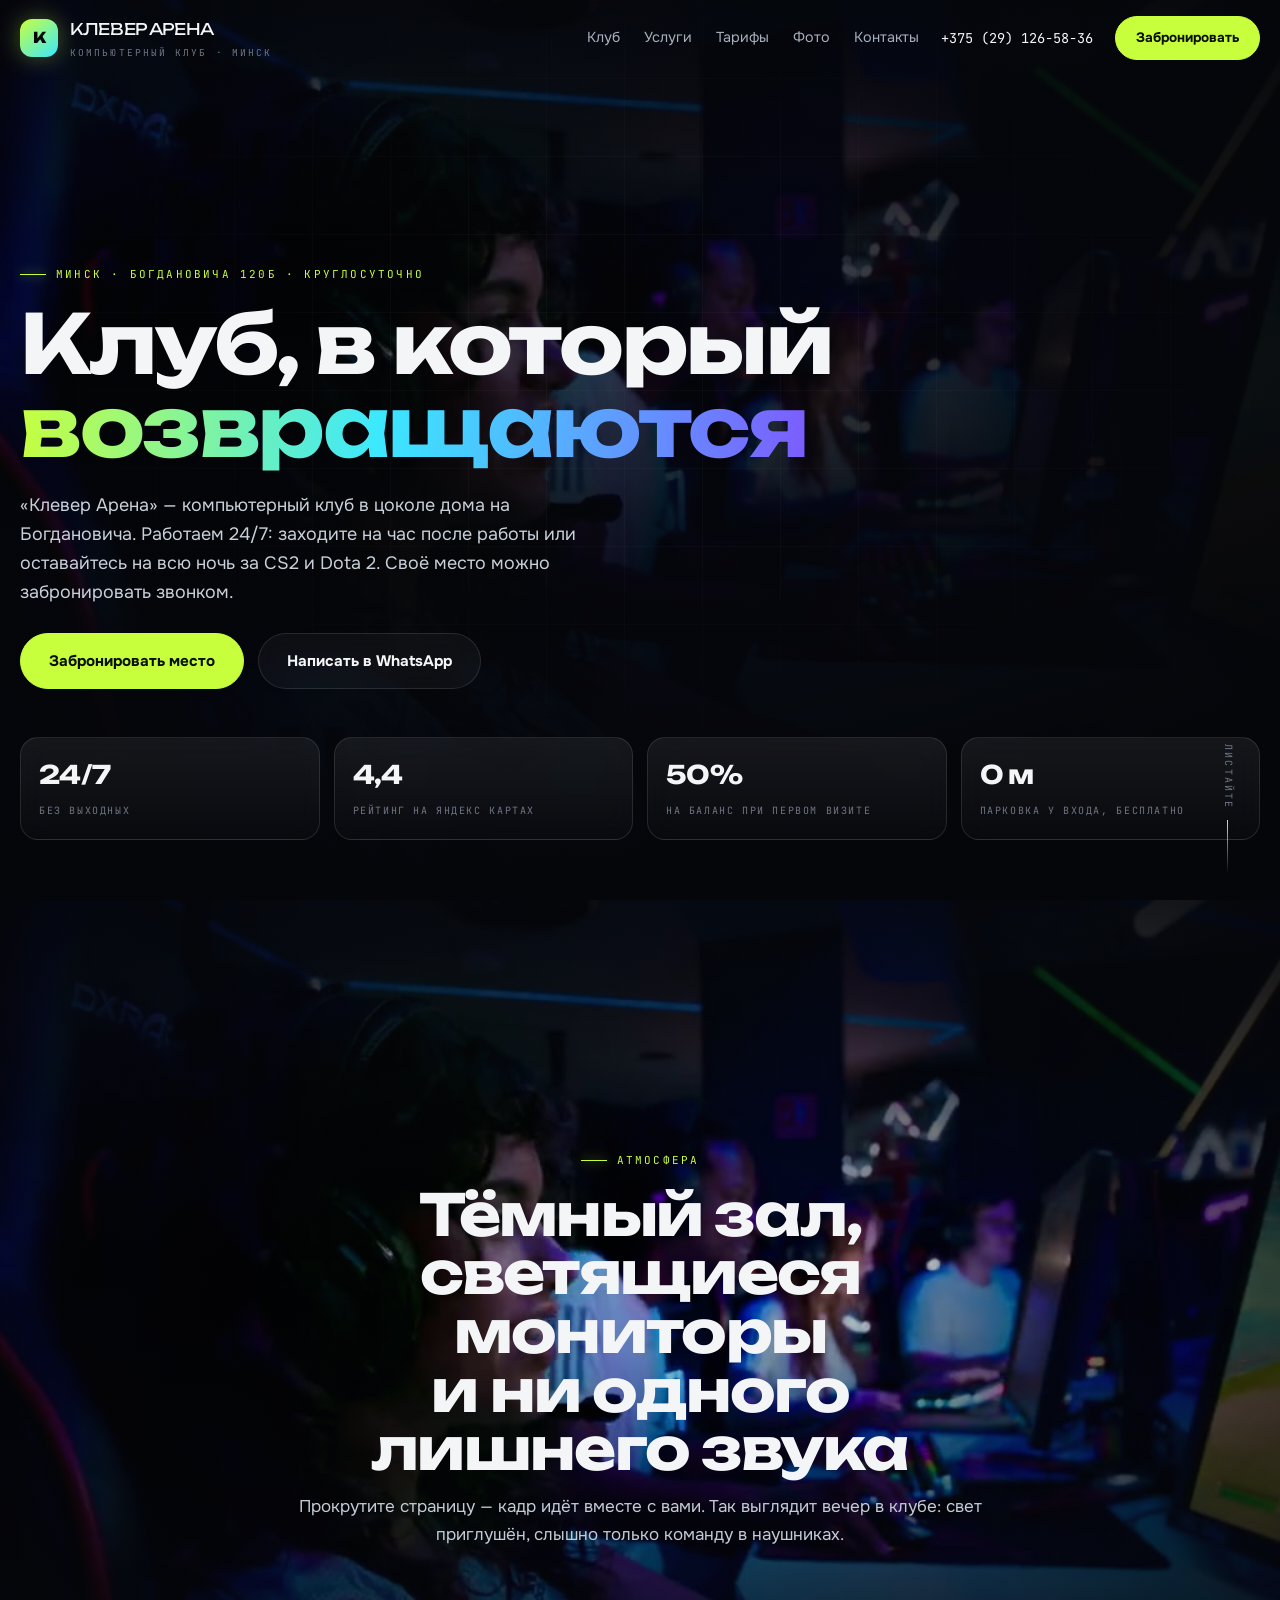
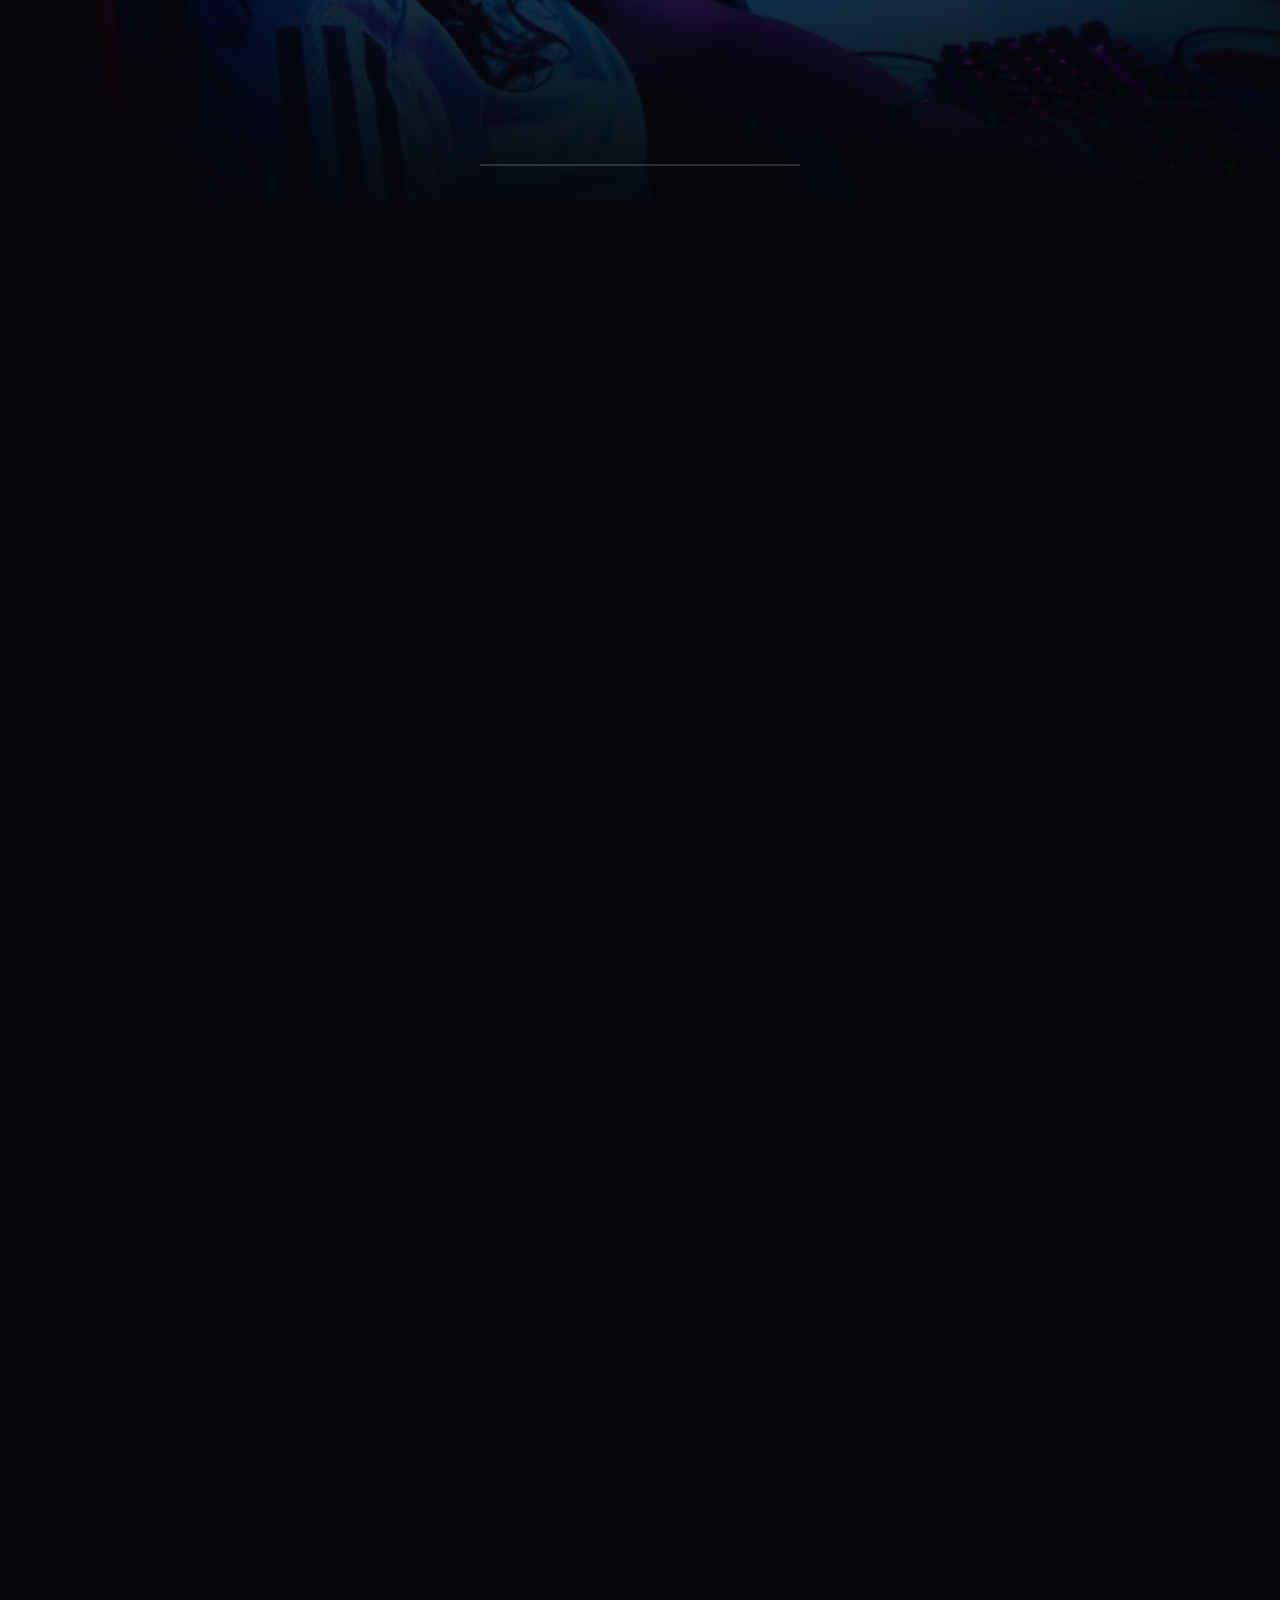
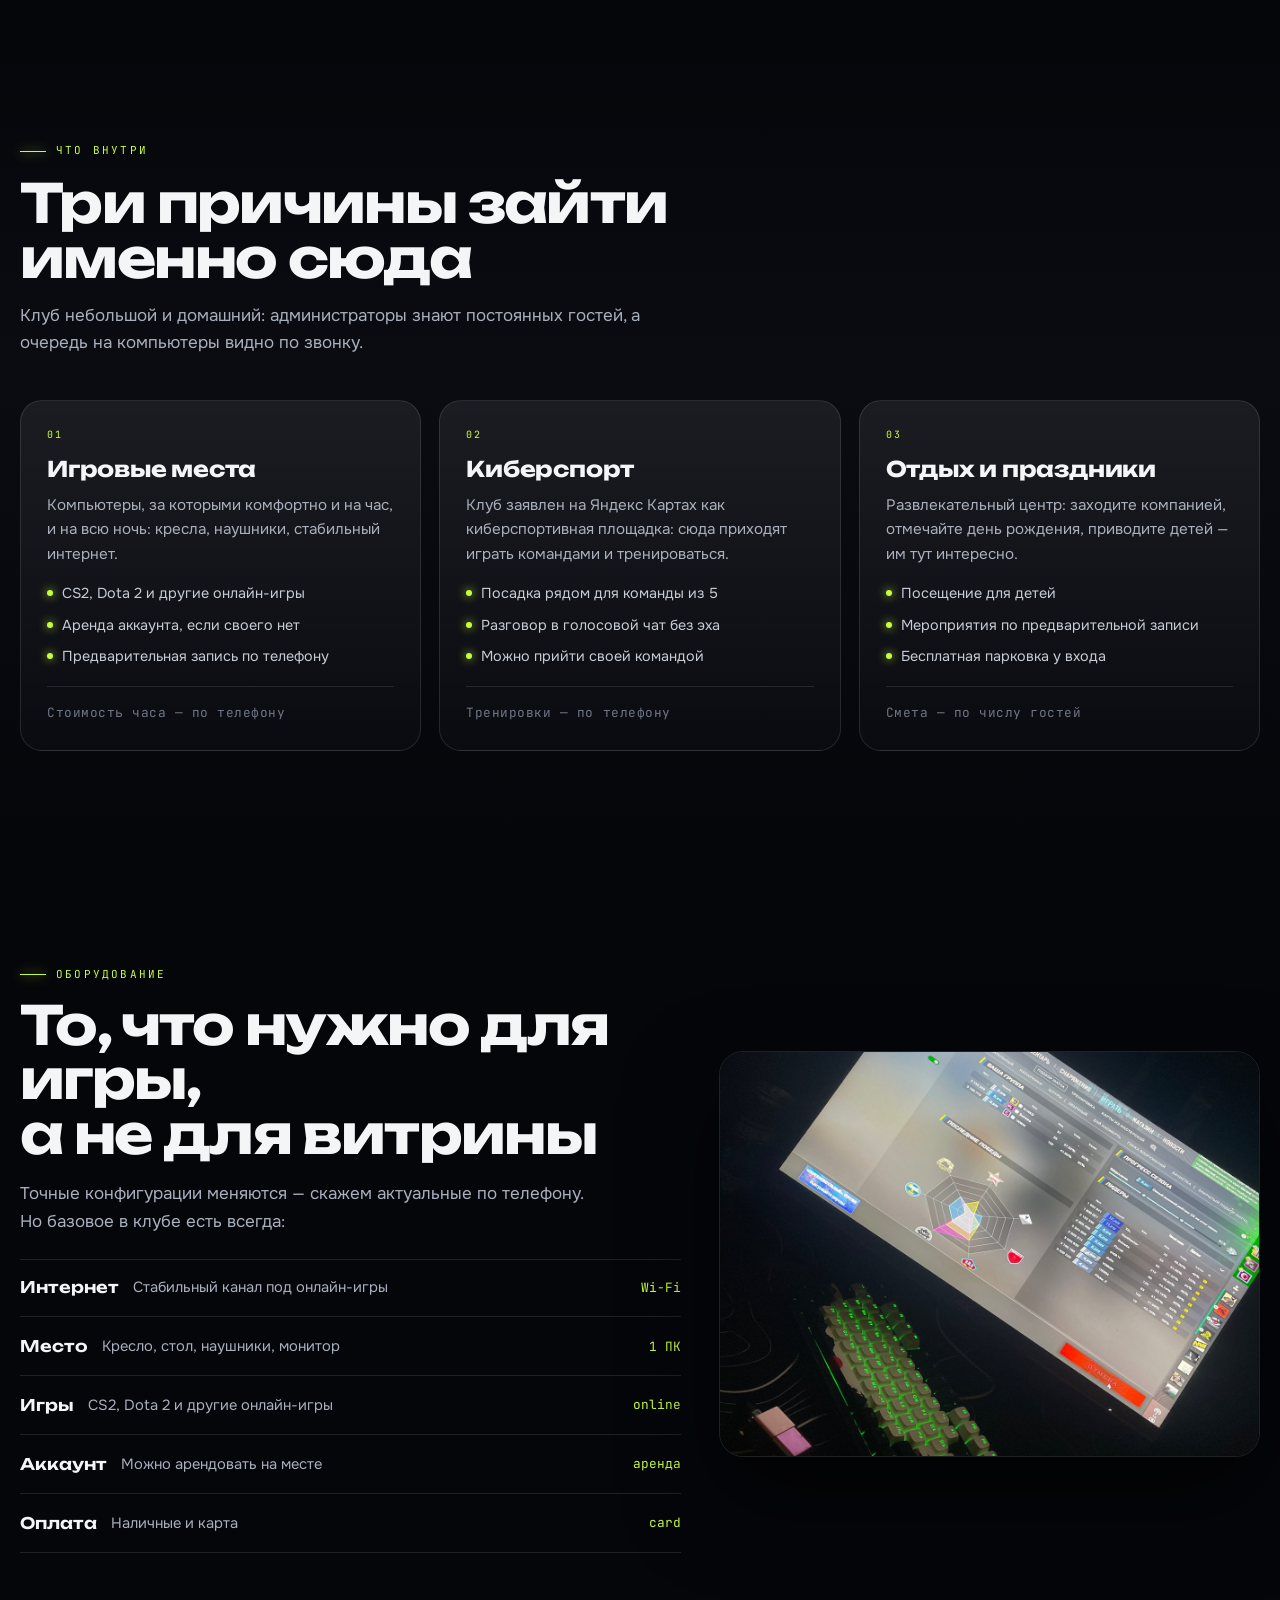
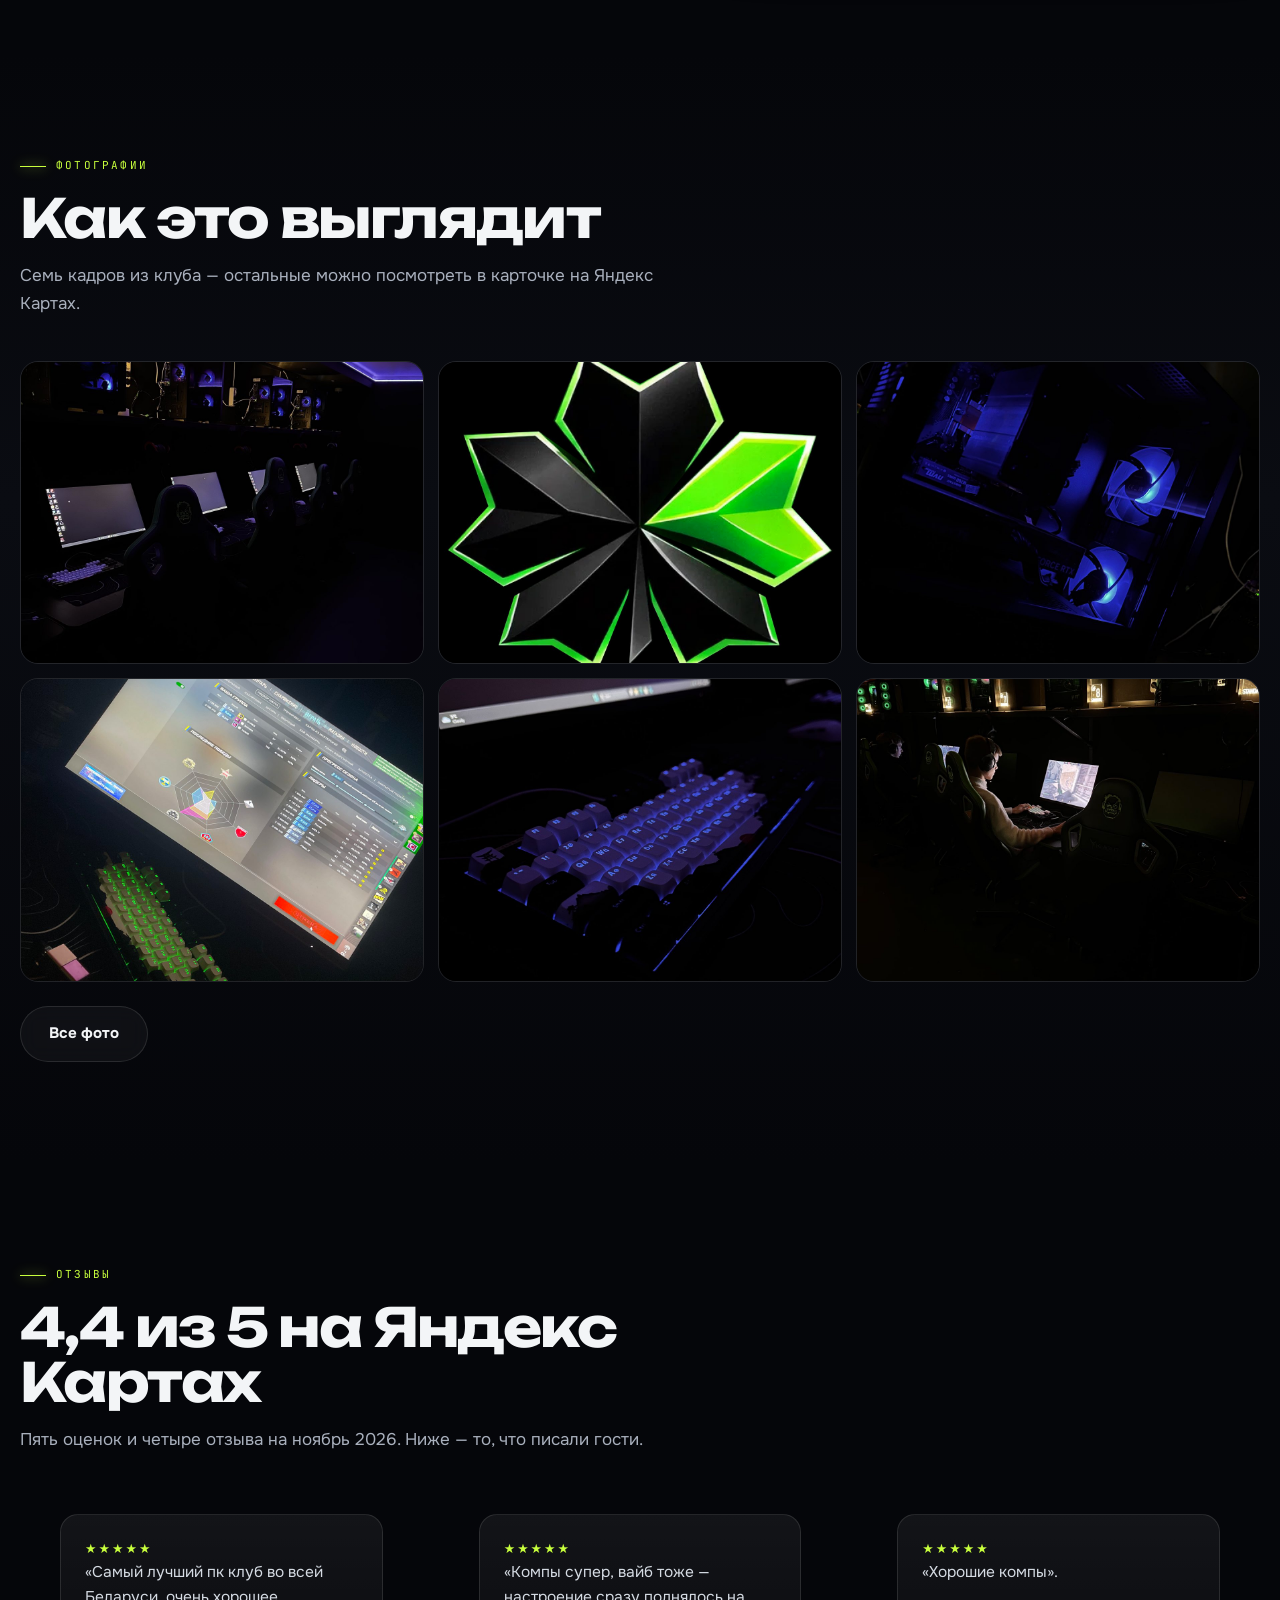
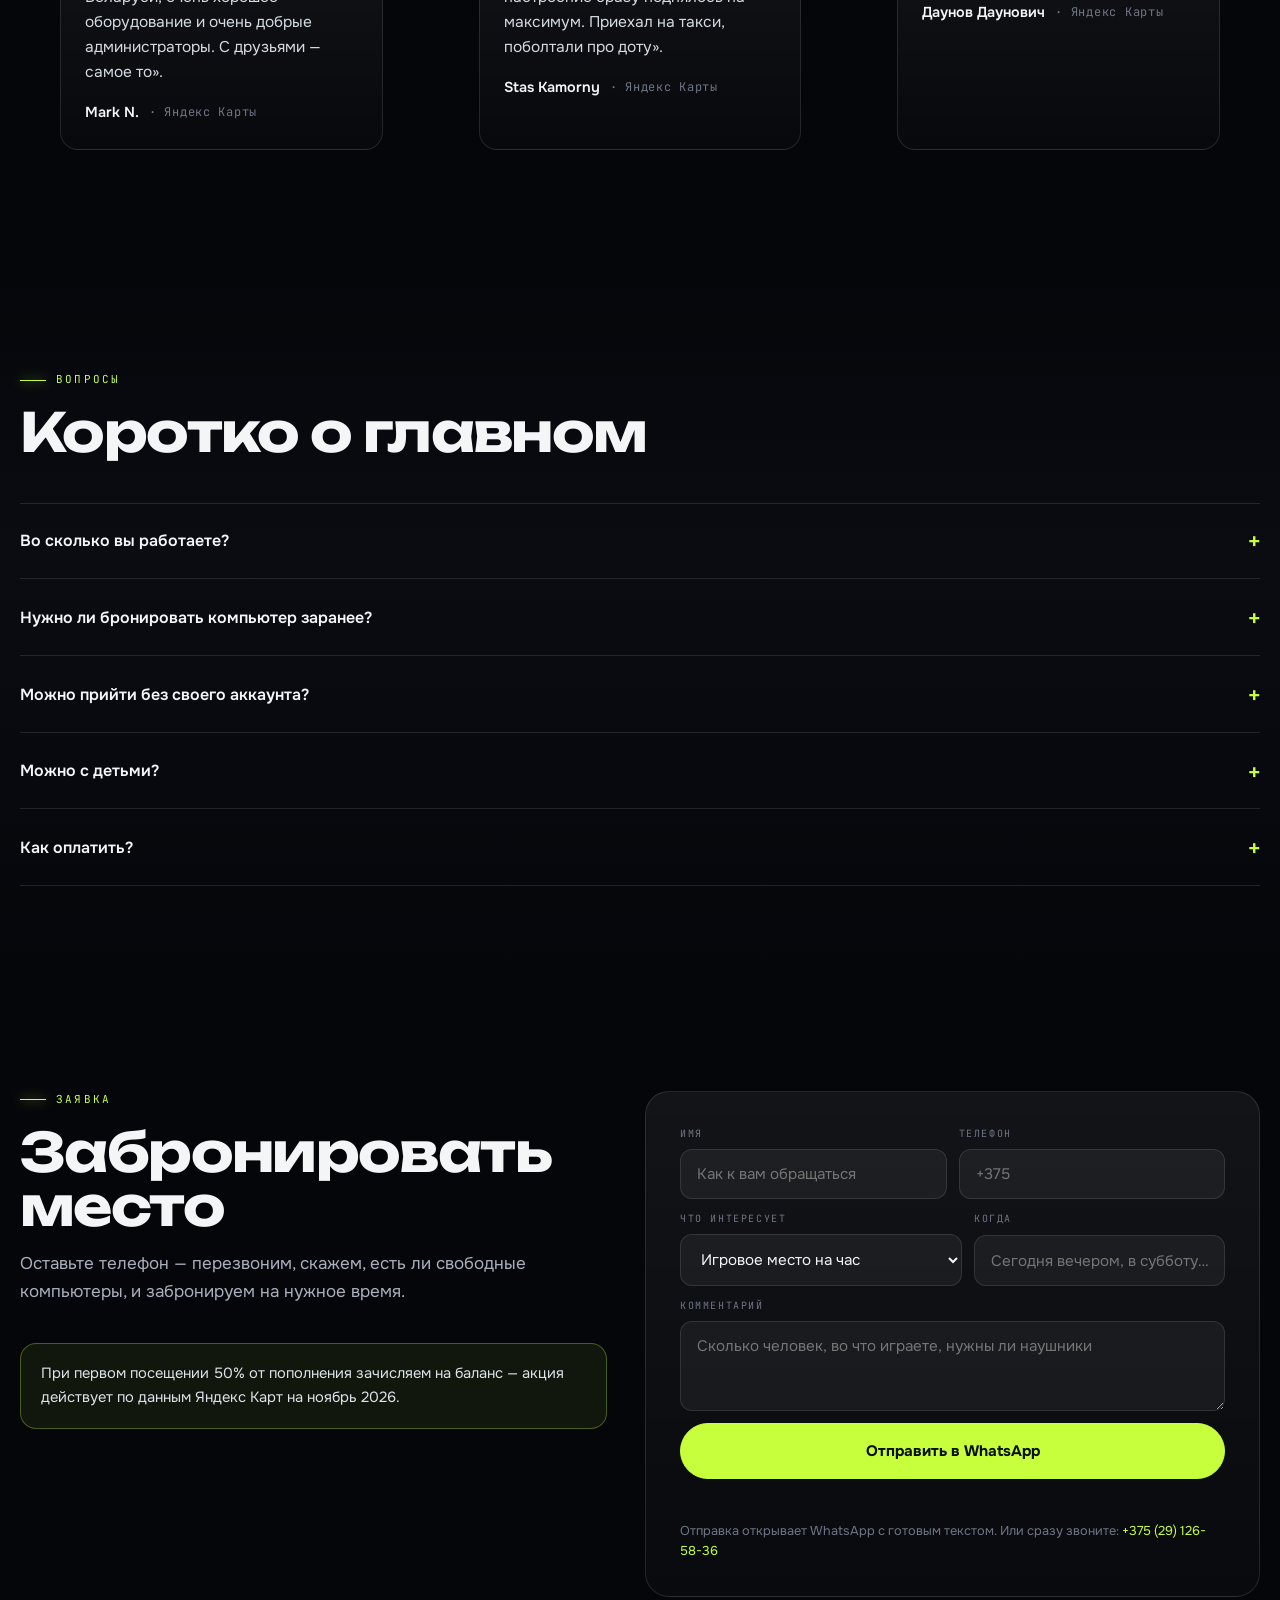
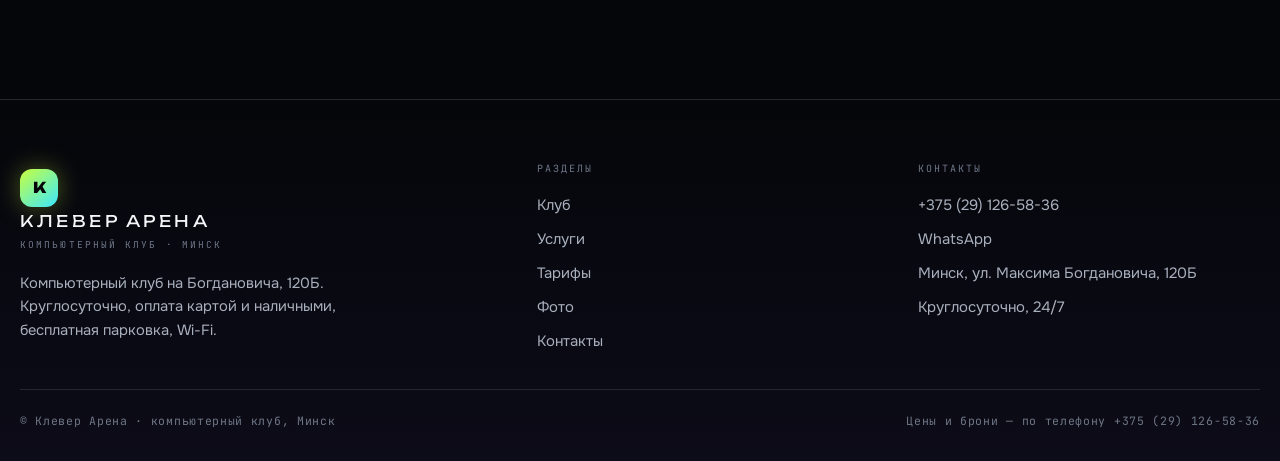
<file: index.html>
<!DOCTYPE html>
<html lang="ru">
<head>
<meta charset="utf-8">
<meta name="viewport" content="width=device-width, initial-scale=1">
<title>Клевер Арена — компьютерный клуб в Минске, Богдановича 120Б</title>
<meta name="description" content="Компьютерный клуб «Клевер Арена» в Минске: Богдановича 120Б, круглосуточно, CS2 и Dota 2, аренда аккаунта, киберспорт, мероприятия. Тел. +375 (29) 126-58-36.">
<meta property="og:title" content="Клевер Арена — компьютерный клуб в Минске, Богдановича 120Б">
<meta property="og:description" content="Компьютерный клуб «Клевер Арена» в Минске: Богдановича 120Б, круглосуточно, CS2 и Dota 2, аренда аккаунта, киберспорт, мероприятия. Тел. +375 (29) 126-58-36.">
<meta property="og:type" content="website">
<meta name="theme-color" content="#05060A">
<link rel="icon" href="assets/img/favicon.svg" type="image/svg+xml">
<link rel="preconnect" href="https://fonts.googleapis.com">
<link rel="preconnect" href="https://fonts.gstatic.com" crossorigin>
<link href="https://fonts.googleapis.com/css2?family=Unbounded:wght@500;700;800&family=Onest:wght@400;500;600;700&family=JetBrains+Mono:wght@400;500&display=swap" rel="stylesheet">
<link rel="stylesheet" href="assets/css/site.css">
</head>
<body><header class="hdr"><div class="wrap hdr__in">
<a class="logo" href="index.html"><i>К</i><span style="font-size:1rem;color:var(--ink);font-family:var(--f-d);letter-spacing:-.02em">Клевер Арена<span>компьютерный клуб · Минск</span></span></a>
<nav class="nav"><a href="index.html" aria-current="page">Клуб</a><a href="uslugi.html">Услуги</a><a href="ceny.html">Тарифы</a><a href="gallery.html">Фото</a><a href="kontakty.html">Контакты</a></nav>
<a class="hdr__tel" href="tel:+375291265836">+375 (29) 126-58-36</a>
<a class="btn" href="tel:+375291265836" style="min-height:44px;padding:0 20px;font-size:.85rem">Забронировать</a>
<button class="burger" id="burger" aria-label="Меню" aria-expanded="false"><span></span><span></span><span></span></button>
</div></header>
<div class="drawer" id="drawer" data-open="false" aria-hidden="true">
<button class="drawer__close" id="drawerClose" aria-label="Закрыть">✕</button>
<a href="index.html">Клуб</a><a href="uslugi.html">Услуги</a><a href="ceny.html">Тарифы</a><a href="gallery.html">Фото</a><a href="kontakty.html">Контакты</a>
<a href="tel:+375291265836" style="border:0;color:var(--lime)">+375 (29) 126-58-36</a>
</div>
<section class="hero">
<div class="hero__media"><video autoplay muted loop playsinline poster="assets/img/poster.jpg"><source src="assets/video/club.mp4" type="video/mp4"></video></div>
<div class="hero__grid"></div>
<div class="wrap hero__in">
<div>
<div class="kick rv">Минск · Богдановича 120Б · круглосуточно</div>
<h1 class="rv" style="margin-top:18px">Клуб, в который<br><span class="grad">возвращаются</span></h1>
<p class="hero__lead rv" style="margin-top:22px">«Клевер Арена» — компьютерный клуб в цоколе дома на Богдановича. Работаем 24/7: заходите на час после работы или оставайтесь на всю ночь за CS2 и Dota 2. Своё место можно забронировать звонком.</p>
<div class="hero__cta rv" style="margin-top:26px">
<a class="btn" href="tel:+375291265836">Забронировать место</a>
<a class="btn btn--ghost" href="https://wa.me/375291265836" target="_blank" rel="noopener">Написать в WhatsApp</a>
</div>
</div>
<div class="hero__facts rv">
<div class="fact"><b>24/7</b><span>без выходных</span></div>
<div class="fact"><b>4,4</b><span>рейтинг на Яндекс Картах</span></div>
<div class="fact"><b>50%</b><span>на баланс при первом визите</span></div>
<div class="fact"><b>0 м</b><span>парковка у входа, бесплатно</span></div>
</div>
</div>
<div class="scrollhint">листайте</div>
</section>

<section class="scrolly" aria-label="Как выглядит клуб">
<div class="scrolly__sticky">
<video class="scrolly__video" muted playsinline preload="auto" poster="assets/img/poster.jpg"><source src="assets/video/club.mp4" type="video/mp4"></video>
<div class="scrolly__veil"></div>
<div class="scrolly__copy">
<div class="kick" style="justify-content:center;display:flex">Атмосфера</div>
<h2 style="margin-top:16px">Тёмный зал, светящиеся мониторы<br>и ни одного лишнего звука</h2>
<p>Прокрутите страницу — кадр идёт вместе с вами. Так выглядит вечер в клубе: свет приглушён, слышно только команду в наушниках.</p>
</div>
<div class="scrolly__bar"><i></i></div>
</div>
</section>

<section class="sec sec--panel">
<div class="wrap">
<div class="shead rv"><div class="kick">Что внутри</div>
<h2>Три причины зайти именно сюда</h2>
<p>Клуб небольшой и домашний: администраторы знают постоянных гостей, а очередь на компьютеры видно по звонку.</p></div>
<div class="zones"><article class="zone rv" data-tilt>
<div class="zone__n">01</div>
<h3>Игровые места</h3>
<p>Компьютеры, за которыми комфортно и на час, и на всю ночь: кресла, наушники, стабильный интернет.</p>
<ul><li>CS2, Dota 2 и другие онлайн-игры</li><li>Аренда аккаунта, если своего нет</li><li>Предварительная запись по телефону</li></ul>
<div class="zone__price">Стоимость часа — по телефону</div>
</article><article class="zone rv" data-tilt>
<div class="zone__n">02</div>
<h3>Киберспорт</h3>
<p>Клуб заявлен на Яндекс Картах как киберспортивная площадка: сюда приходят играть командами и тренироваться.</p>
<ul><li>Посадка рядом для команды из 5</li><li>Разговор в голосовой чат без эха</li><li>Можно прийти своей командой</li></ul>
<div class="zone__price">Тренировки — по телефону</div>
</article><article class="zone rv" data-tilt>
<div class="zone__n">03</div>
<h3>Отдых и праздники</h3>
<p>Развлекательный центр: заходите компанией, отмечайте день рождения, приводите детей — им тут интересно.</p>
<ul><li>Посещение для детей</li><li>Мероприятия по предварительной записи</li><li>Бесплатная парковка у входа</li></ul>
<div class="zone__price">Смета — по числу гостей</div>
</article></div>
</div>
</section>

<section class="sec">
<div class="wrap specs">
<div class="rv">
<div class="kick">Оборудование</div>
<h2 style="margin:14px 0 18px">То, что нужно для игры,<br>а не для витрины</h2>
<p style="color:var(--body);max-width:52ch">Точные конфигурации меняются — скажем актуальные по телефону. Но базовое в клубе есть всегда:</p>
<div class="specs__list" style="margin-top:24px">
<div class="spec"><b>Интернет</b><span>Стабильный канал под онлайн-игры</span><i>Wi-Fi</i></div>
<div class="spec"><b>Место</b><span>Кресло, стол, наушники, монитор</span><i>1 ПК</i></div>
<div class="spec"><b>Игры</b><span>CS2, Dota 2 и другие онлайн-игры</span><i>online</i></div>
<div class="spec"><b>Аккаунт</b><span>Можно арендовать на месте</span><i>аренда</i></div>
<div class="spec"><b>Оплата</b><span>Наличные и карта</span><i>card</i></div>
</div>
</div>
<div class="specs__media rv"><img src="assets/img/g4.jpg" alt="Игровые места в компьютерном клубе Клевер Арена" loading="lazy"></div>
</div>
</section>

<section class="sec sec--panel">
<div class="wrap">
<div class="shead rv"><div class="kick">Фотографии</div>
<h2>Как это выглядит</h2>
<p>Семь кадров из клуба — остальные можно посмотреть в карточке на Яндекс Картах.</p></div>
<div class="gal">
<a href="assets/img/g1.jpg" target="_blank" rel="noopener"><img src="assets/img/g1.jpg" alt="Клевер Арена — фото 1" loading="lazy"></a><a href="assets/img/g2.jpg" target="_blank" rel="noopener"><img src="assets/img/g2.jpg" alt="Клевер Арена — фото 2" loading="lazy"></a><a href="assets/img/g3.jpg" target="_blank" rel="noopener"><img src="assets/img/g3.jpg" alt="Клевер Арена — фото 3" loading="lazy"></a><a href="assets/img/g4.jpg" target="_blank" rel="noopener"><img src="assets/img/g4.jpg" alt="Клевер Арена — фото 4" loading="lazy"></a><a href="assets/img/g5.jpg" target="_blank" rel="noopener"><img src="assets/img/g5.jpg" alt="Клевер Арена — фото 5" loading="lazy"></a><a href="assets/img/g6.jpg" target="_blank" rel="noopener"><img src="assets/img/g6.jpg" alt="Клевер Арена — фото 6" loading="lazy"></a>
</div>
<div style="margin-top:24px"><a class="btn btn--ghost" href="gallery.html">Все фото</a></div>
</div>
</section>

<section class="sec">
<div class="wrap">
<div class="shead rv"><div class="kick">Отзывы</div>
<h2>4,4 из 5 на Яндекс Картах</h2>
<p>Пять оценок и четыре отзыва на ноябрь 2026. Ниже — то, что писали гости.</p></div>
<div class="quotes">
<figure class="quote rv"><div class="stars">★★★★★</div><p>«Самый лучший пк клуб во всей Беларуси, очень хорошее оборудование и очень добрые администраторы. С друзьями — самое то».</p><footer><b>Mark N.</b> · Яндекс Карты</footer></figure>
<figure class="quote rv"><div class="stars">★★★★★</div><p>«Компы супер, вайб тоже — настроение сразу поднялось на максимум. Приехал на такси, поболтали про доту».</p><footer><b>Stas Kamorny</b> · Яндекс Карты</footer></figure>
<figure class="quote rv"><div class="stars">★★★★★</div><p>«Хорошие компы».</p><footer><b>Даунов Даунович</b> · Яндекс Карты</footer></figure>
</div>
</div>
</section>

<section class="sec sec--panel">
<div class="wrap">
<div class="shead rv"><div class="kick">Вопросы</div><h2>Коротко о главном</h2></div>
<div class="faq rv">
<div class="faq__i" data-open="false"><button class="faq__q" aria-expanded="false">Во сколько вы работаете?</button><div class="faq__a"><p>Круглосуточно, без выходных. Цокольный этаж дома на Богдановича, 120Б — вход со стороны двора.</p></div></div>
<div class="faq__i" data-open="false"><button class="faq__q" aria-expanded="false">Нужно ли бронировать компьютер заранее?</button><div class="faq__a"><p>Предварительная запись есть и работает по телефону. В вечерние часы и на выходных лучше звонить заранее: мест немного.</p></div></div>
<div class="faq__i" data-open="false"><button class="faq__q" aria-expanded="false">Можно прийти без своего аккаунта?</button><div class="faq__a"><p>Да, в клубе есть аренда аккаунта — это одна из услуг по данным Яндекс Карт. Скажите администратору, помогут.</p></div></div>
<div class="faq__i" data-open="false"><button class="faq__q" aria-expanded="false">Можно с детьми?</button><div class="faq__a"><p>Клуб отмечен как место, доступное для детей. С животными вход запрещён — это правило площадки.</p></div></div>
<div class="faq__i" data-open="false"><button class="faq__q" aria-expanded="false">Как оплатить?</button><div class="faq__a"><p>Наличными или картой. Есть акции и скидки; при первом посещении 50% от пополнения зачисляется на баланс.</p></div></div>
</div>
</div>
</section>
<section class="sec" id="zayavka"><div class="wrap">
<div class="two">
<div class="shead rv" style="margin:0">
<div class="kick">Заявка</div><h2>Забронировать место</h2><p>Оставьте телефон — перезвоним, скажем, есть ли свободные компьютеры, и забронируем на нужное время.</p>
<div class="note" style="margin-top:22px">При первом посещении 50% от пополнения зачисляем на баланс — акция действует по данным Яндекс Карт на ноябрь 2026.</div>
</div>
<form class="form rv" data-form="">
<div class="form__row form__row--2">
<div class="fld"><label for="f-name">Имя</label><input id="f-name" type="text" placeholder="Как к вам обращаться"></div>
<div class="fld"><label for="f-phone">Телефон</label><input id="f-phone" type="tel" placeholder="+375" required></div>
</div>
<div class="form__row form__row--2">
<div class="fld"><label for="f-what">Что интересует</label>
<select id="f-what">
<option>Игровое место на час</option>
<option>Ночной пакет</option>
<option>Аренда аккаунта</option>
<option>Мероприятие / день рождения</option>
<option>Киберспортивная тренировка</option>
</select></div>
<div class="fld"><label for="f-when">Когда</label><input id="f-when" type="text" placeholder="Сегодня вечером, в субботу…"></div>
</div>
<div class="form__row"><div class="fld"><label for="f-message">Комментарий</label><textarea id="f-message" rows="3" placeholder="Сколько человек, во что играете, нужны ли наушники"></textarea></div></div>
<button class="btn" type="submit" style="width:100%">Отправить в WhatsApp</button>
<div class="formout" role="status"></div>
<p class="form__note">Отправка открывает WhatsApp с готовым текстом. Или сразу звоните: <a href="tel:+375291265836" style="color:var(--lime)">+375 (29) 126-58-36</a></p>
</form>
</div>
</div></section><footer class="foot"><div class="wrap">
<div class="foot__grid">
<div>
<a class="logo" href="index.html" style="margin-bottom:14px"><i>К</i><span style="font-size:1rem;color:var(--ink);font-family:var(--f-d)">Клевер Арена<span>компьютерный клуб · Минск</span></span></a>
<p style="color:var(--body);font-size:.92rem;max-width:34ch">Компьютерный клуб на Богдановича, 120Б. Круглосуточно, оплата картой и наличными, бесплатная парковка, Wi-Fi.</p>
</div>
<div><h4>Разделы</h4><a href="index.html">Клуб</a><a href="uslugi.html">Услуги</a><a href="ceny.html">Тарифы</a><a href="gallery.html">Фото</a><a href="kontakty.html">Контакты</a></div>
<div><h4>Контакты</h4>
<a href="tel:+375291265836">+375 (29) 126-58-36</a>
<a href="https://wa.me/375291265836" target="_blank" rel="noopener">WhatsApp</a>
<span style="display:block;color:var(--body);font-size:.93rem;padding:5px 0">Минск, ул. Максима Богдановича, 120Б</span>
<span style="display:block;color:var(--body);font-size:.93rem;padding:5px 0">Круглосуточно, 24/7</span>
</div>
</div>
<div class="foot__bot"><span>© Клевер Арена · компьютерный клуб, Минск</span><span>Цены и брони — по телефону +375 (29) 126-58-36</span></div>
</div></footer>
<div class="fbar">
<a class="btn" href="tel:+375291265836">Позвонить</a>
<a class="btn btn--ghost" href="https://wa.me/375291265836" target="_blank" rel="noopener">WhatsApp</a>
</div>
<script src="assets/js/main.js" defer></script>
</body>
</html>
</file>
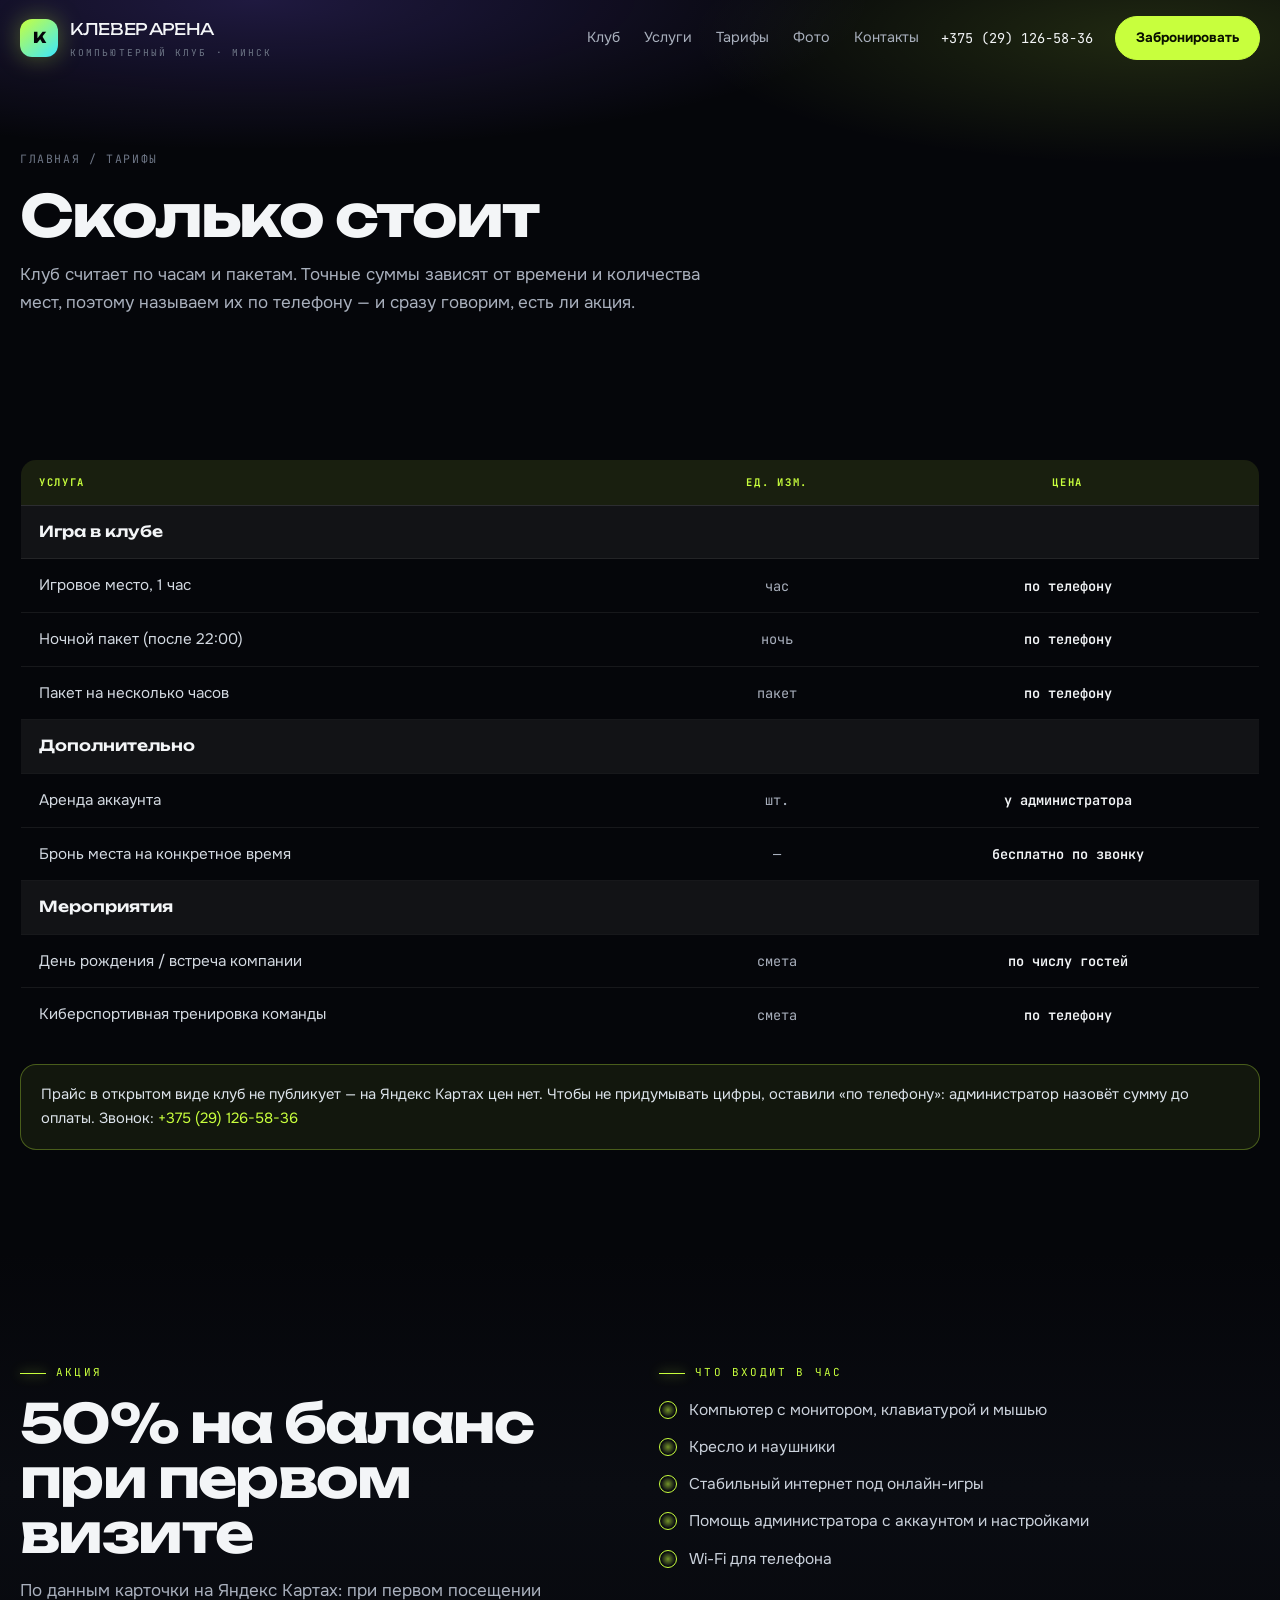
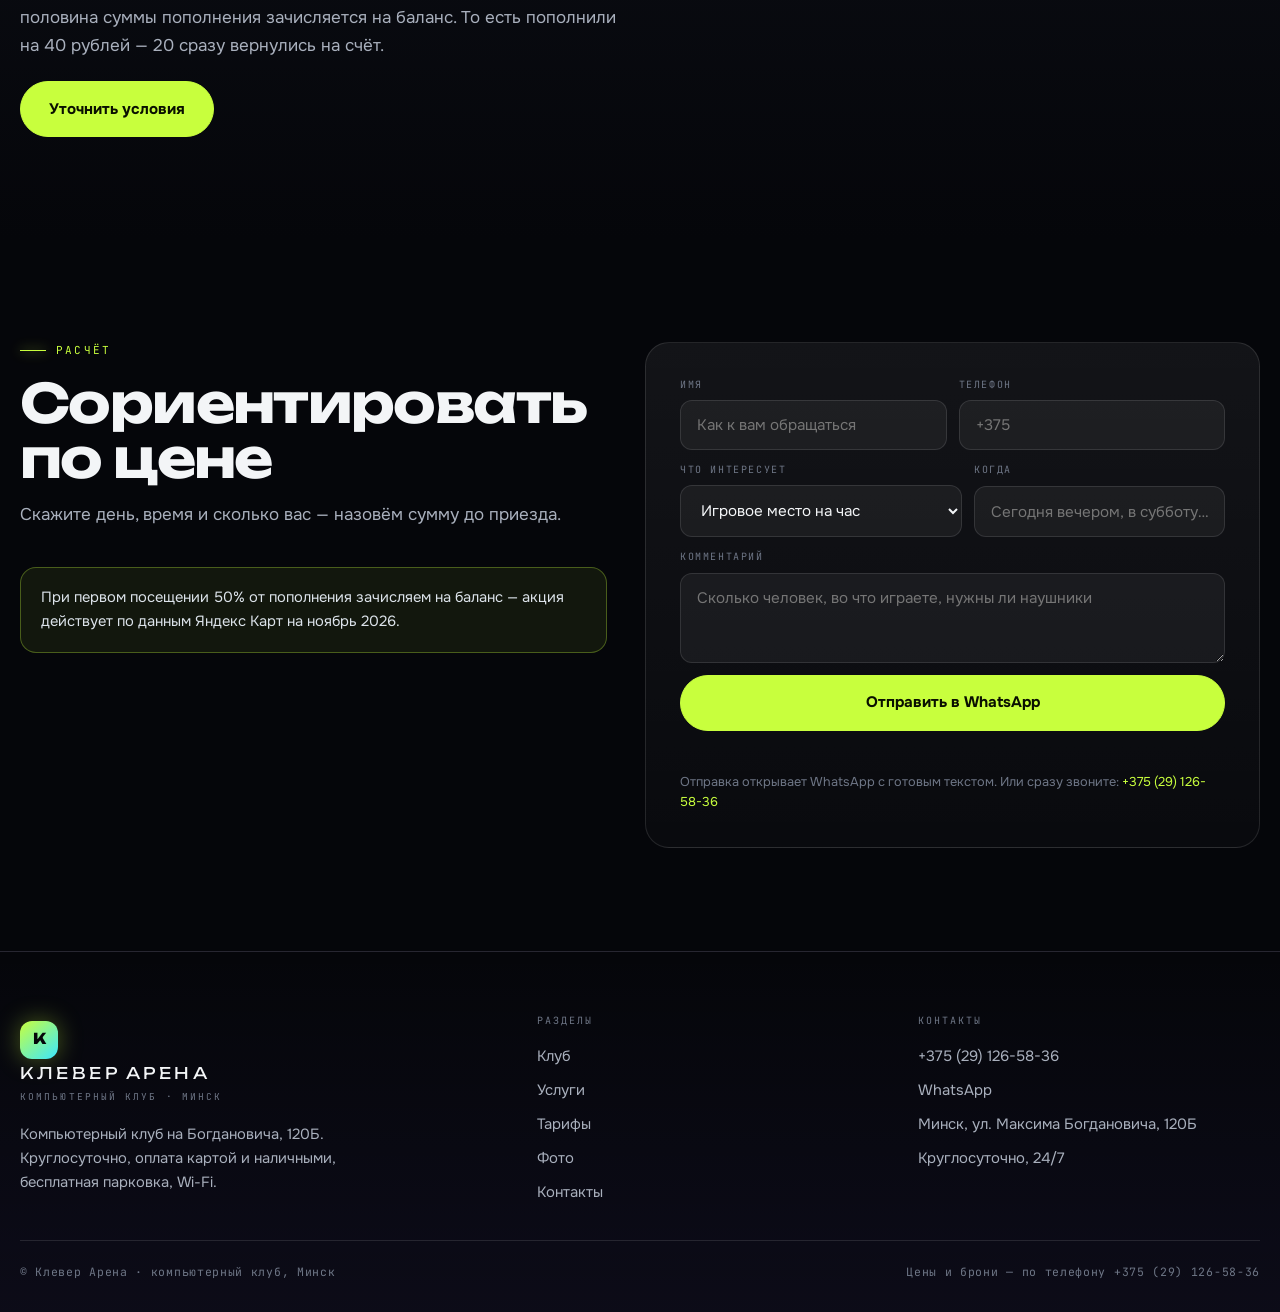
<file: ceny.html>
<!DOCTYPE html>
<html lang="ru">
<head>
<meta charset="utf-8">
<meta name="viewport" content="width=device-width, initial-scale=1">
<title>Тарифы — Клевер Арена, компьютерный клуб в Минске</title>
<meta name="description" content="Тарифы компьютерного клуба «Клевер Арена»: почасовые и ночные пакеты, аренда аккаунта, мероприятия. Акция: 50% от пополнения при первом визите.">
<meta property="og:title" content="Тарифы — Клевер Арена, компьютерный клуб в Минске">
<meta property="og:description" content="Тарифы компьютерного клуба «Клевер Арена»: почасовые и ночные пакеты, аренда аккаунта, мероприятия. Акция: 50% от пополнения при первом визите.">
<meta property="og:type" content="website">
<meta name="theme-color" content="#05060A">
<link rel="icon" href="assets/img/favicon.svg" type="image/svg+xml">
<link rel="preconnect" href="https://fonts.googleapis.com">
<link rel="preconnect" href="https://fonts.gstatic.com" crossorigin>
<link href="https://fonts.googleapis.com/css2?family=Unbounded:wght@500;700;800&family=Onest:wght@400;500;600;700&family=JetBrains+Mono:wght@400;500&display=swap" rel="stylesheet">
<link rel="stylesheet" href="assets/css/site.css">
</head>
<body><header class="hdr"><div class="wrap hdr__in">
<a class="logo" href="index.html"><i>К</i><span style="font-size:1rem;color:var(--ink);font-family:var(--f-d);letter-spacing:-.02em">Клевер Арена<span>компьютерный клуб · Минск</span></span></a>
<nav class="nav"><a href="index.html">Клуб</a><a href="uslugi.html">Услуги</a><a href="ceny.html" aria-current="page">Тарифы</a><a href="gallery.html">Фото</a><a href="kontakty.html">Контакты</a></nav>
<a class="hdr__tel" href="tel:+375291265836">+375 (29) 126-58-36</a>
<a class="btn" href="tel:+375291265836" style="min-height:44px;padding:0 20px;font-size:.85rem">Забронировать</a>
<button class="burger" id="burger" aria-label="Меню" aria-expanded="false"><span></span><span></span><span></span></button>
</div></header>
<div class="drawer" id="drawer" data-open="false" aria-hidden="true">
<button class="drawer__close" id="drawerClose" aria-label="Закрыть">✕</button>
<a href="index.html">Клуб</a><a href="uslugi.html">Услуги</a><a href="ceny.html">Тарифы</a><a href="gallery.html">Фото</a><a href="kontakty.html">Контакты</a>
<a href="tel:+375291265836" style="border:0;color:var(--lime)">+375 (29) 126-58-36</a>
</div><section class="phead"><div class="phead__bg"></div><div class="wrap">
<div class="crumbs"><a href="index.html">Главная</a> / Тарифы</div>
<h1>Сколько стоит</h1>
<p>Клуб считает по часам и пакетам. Точные суммы зависят от времени и количества мест, поэтому называем их по телефону — и сразу говорим, есть ли акция.</p>
</div></section>
<section class="sec"><div class="wrap">
<div class="tblwrap rv"><table class="ptable">
<thead><tr><th>Услуга</th><th>Ед. изм.</th><th>Цена</th></tr></thead>
<tbody><tr class="grp"><td colspan="3">Игра в клубе</td></tr><tr><td>Игровое место, 1 час</td><td>час</td><td>по телефону</td></tr><tr><td>Ночной пакет (после 22:00)</td><td>ночь</td><td>по телефону</td></tr><tr><td>Пакет на несколько часов</td><td>пакет</td><td>по телефону</td></tr><tr class="grp"><td colspan="3">Дополнительно</td></tr><tr><td>Аренда аккаунта</td><td>шт.</td><td>у администратора</td></tr><tr><td>Бронь места на конкретное время</td><td>—</td><td>бесплатно по звонку</td></tr><tr class="grp"><td colspan="3">Мероприятия</td></tr><tr><td>День рождения / встреча компании</td><td>смета</td><td>по числу гостей</td></tr><tr><td>Киберспортивная тренировка команды</td><td>смета</td><td>по телефону</td></tr></tbody></table></div>
<div class="note rv" style="margin-top:22px">Прайс в открытом виде клуб не публикует — на Яндекс Картах цен нет. Чтобы не придумывать цифры, оставили «по телефону»: администратор назовёт сумму до оплаты. Звонок: <a href="tel:+375291265836" style="color:var(--lime)">+375 (29) 126-58-36</a></div>
</div></section>

<section class="sec sec--panel"><div class="wrap two">
<div class="rv"><div class="kick">Акция</div>
<h2 style="margin:14px 0 16px">50% на баланс<br>при первом визите</h2>
<p style="color:var(--body)">По данным карточки на Яндекс Картах: при первом посещении половина суммы пополнения зачисляется на баланс. То есть пополнили на 40 рублей — 20 сразу вернулись на счёт.</p>
<div style="margin-top:22px"><a class="btn" href="tel:+375291265836">Уточнить условия</a></div></div>
<div class="rv"><div class="kick">Что входит в час</div>
<ul class="list" style="margin-top:16px">
<li>Компьютер с монитором, клавиатурой и мышью</li>
<li>Кресло и наушники</li>
<li>Стабильный интернет под онлайн-игры</li>
<li>Помощь администратора с аккаунтом и настройками</li>
<li>Wi-Fi для телефона</li>
</ul></div>
</div></section>
<section class="sec" id="zayavka"><div class="wrap">
<div class="two">
<div class="shead rv" style="margin:0">
<div class="kick">Расчёт</div><h2>Сориентировать по цене</h2><p>Скажите день, время и сколько вас — назовём сумму до приезда.</p>
<div class="note" style="margin-top:22px">При первом посещении 50% от пополнения зачисляем на баланс — акция действует по данным Яндекс Карт на ноябрь 2026.</div>
</div>
<form class="form rv" data-form="">
<div class="form__row form__row--2">
<div class="fld"><label for="f-name">Имя</label><input id="f-name" type="text" placeholder="Как к вам обращаться"></div>
<div class="fld"><label for="f-phone">Телефон</label><input id="f-phone" type="tel" placeholder="+375" required></div>
</div>
<div class="form__row form__row--2">
<div class="fld"><label for="f-what">Что интересует</label>
<select id="f-what">
<option>Игровое место на час</option>
<option>Ночной пакет</option>
<option>Аренда аккаунта</option>
<option>Мероприятие / день рождения</option>
<option>Киберспортивная тренировка</option>
</select></div>
<div class="fld"><label for="f-when">Когда</label><input id="f-when" type="text" placeholder="Сегодня вечером, в субботу…"></div>
</div>
<div class="form__row"><div class="fld"><label for="f-message">Комментарий</label><textarea id="f-message" rows="3" placeholder="Сколько человек, во что играете, нужны ли наушники"></textarea></div></div>
<button class="btn" type="submit" style="width:100%">Отправить в WhatsApp</button>
<div class="formout" role="status"></div>
<p class="form__note">Отправка открывает WhatsApp с готовым текстом. Или сразу звоните: <a href="tel:+375291265836" style="color:var(--lime)">+375 (29) 126-58-36</a></p>
</form>
</div>
</div></section><footer class="foot"><div class="wrap">
<div class="foot__grid">
<div>
<a class="logo" href="index.html" style="margin-bottom:14px"><i>К</i><span style="font-size:1rem;color:var(--ink);font-family:var(--f-d)">Клевер Арена<span>компьютерный клуб · Минск</span></span></a>
<p style="color:var(--body);font-size:.92rem;max-width:34ch">Компьютерный клуб на Богдановича, 120Б. Круглосуточно, оплата картой и наличными, бесплатная парковка, Wi-Fi.</p>
</div>
<div><h4>Разделы</h4><a href="index.html">Клуб</a><a href="uslugi.html">Услуги</a><a href="ceny.html">Тарифы</a><a href="gallery.html">Фото</a><a href="kontakty.html">Контакты</a></div>
<div><h4>Контакты</h4>
<a href="tel:+375291265836">+375 (29) 126-58-36</a>
<a href="https://wa.me/375291265836" target="_blank" rel="noopener">WhatsApp</a>
<span style="display:block;color:var(--body);font-size:.93rem;padding:5px 0">Минск, ул. Максима Богдановича, 120Б</span>
<span style="display:block;color:var(--body);font-size:.93rem;padding:5px 0">Круглосуточно, 24/7</span>
</div>
</div>
<div class="foot__bot"><span>© Клевер Арена · компьютерный клуб, Минск</span><span>Цены и брони — по телефону +375 (29) 126-58-36</span></div>
</div></footer>
<div class="fbar">
<a class="btn" href="tel:+375291265836">Позвонить</a>
<a class="btn btn--ghost" href="https://wa.me/375291265836" target="_blank" rel="noopener">WhatsApp</a>
</div>
<script src="assets/js/main.js" defer></script>
</body>
</html>
</file>
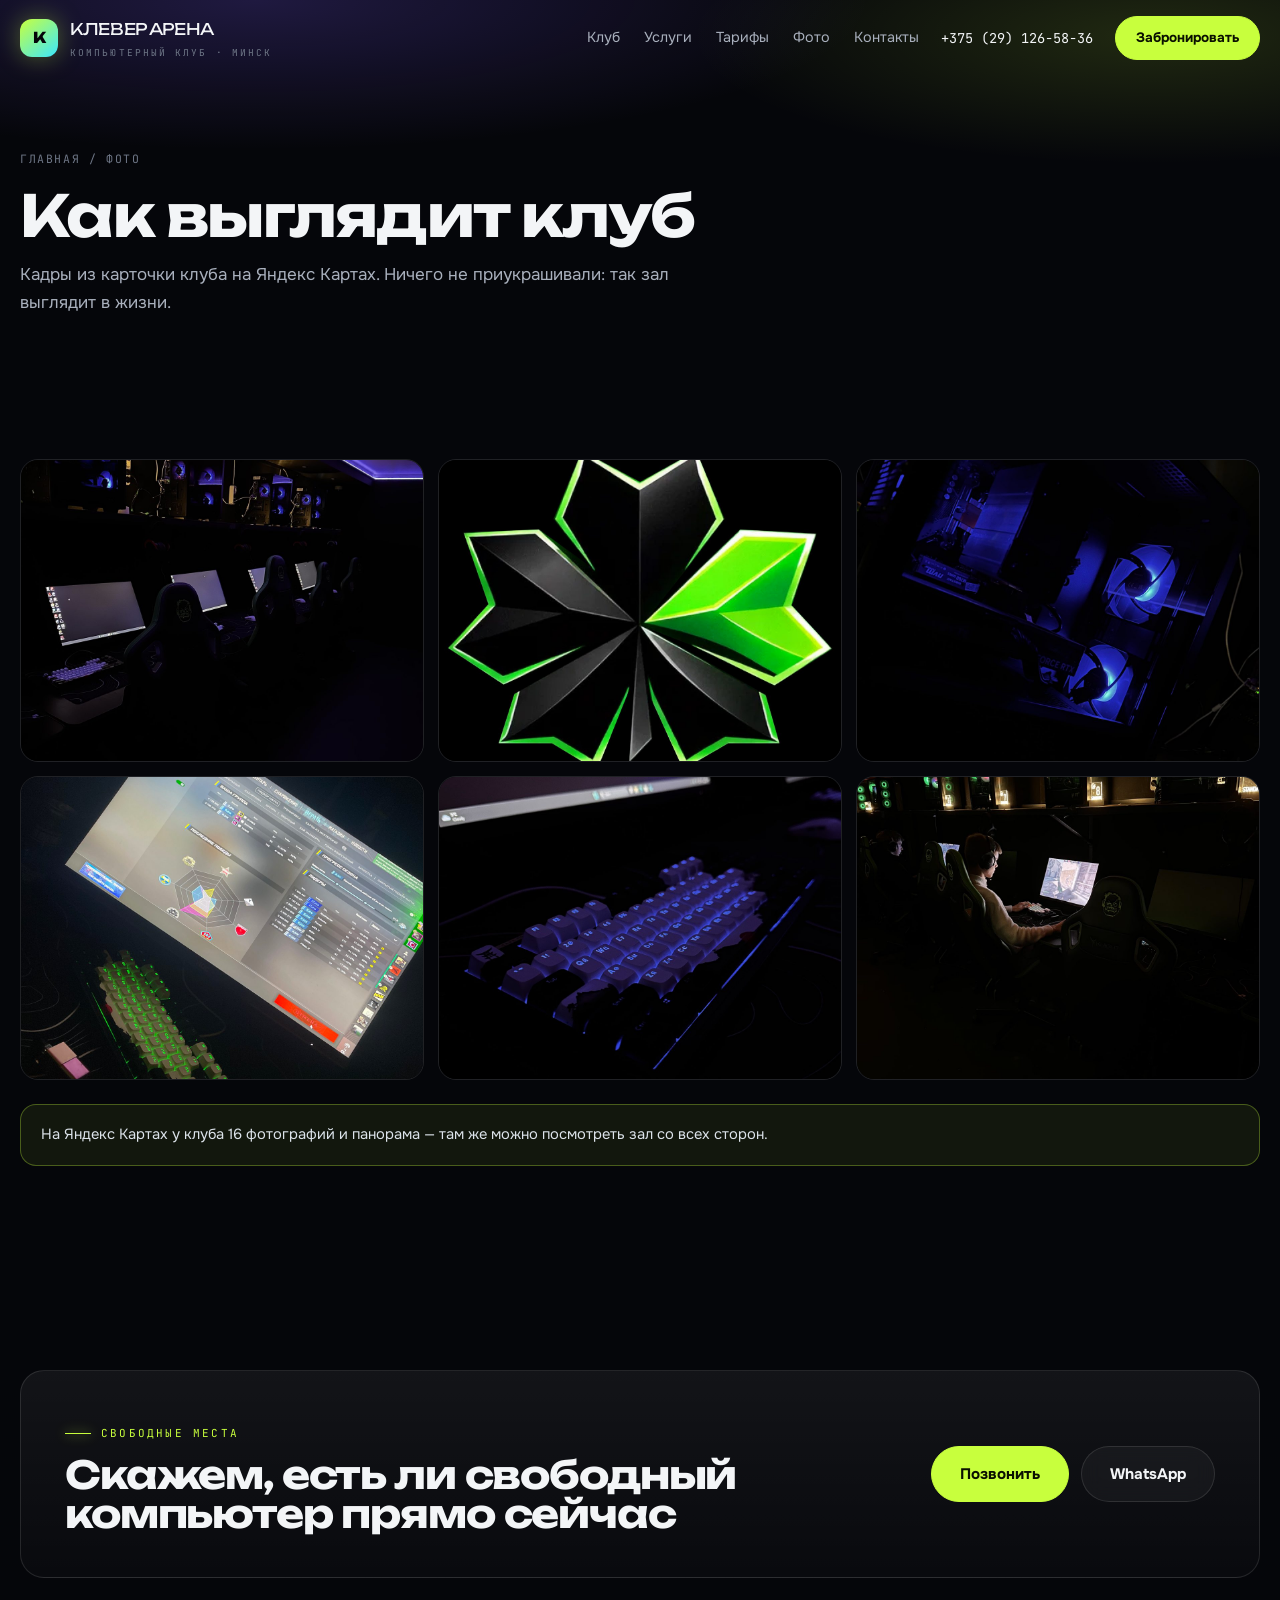
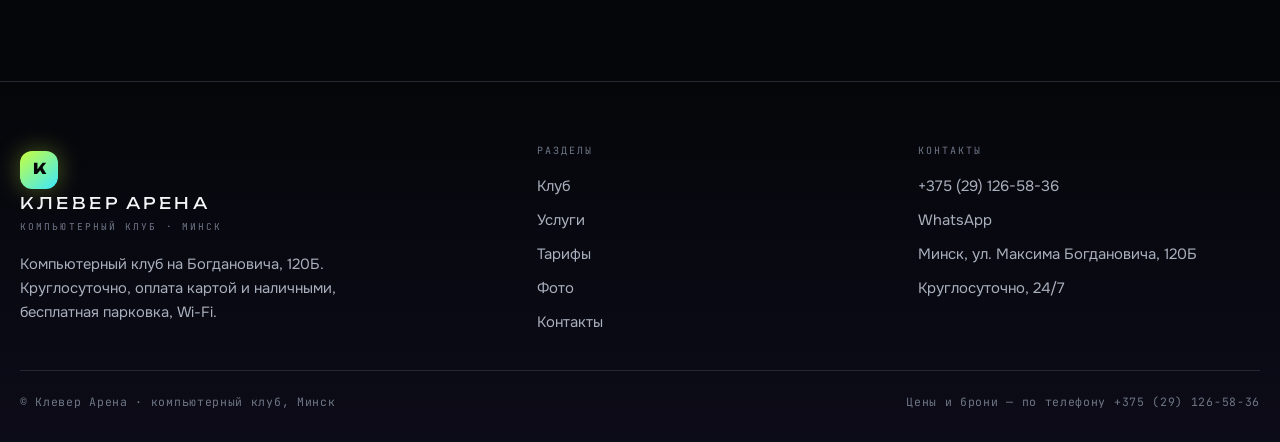
<file: gallery.html>
<!DOCTYPE html>
<html lang="ru">
<head>
<meta charset="utf-8">
<meta name="viewport" content="width=device-width, initial-scale=1">
<title>Фото — Клевер Арена, компьютерный клуб в Минске</title>
<meta name="description" content="Фотографии компьютерного клуба «Клевер Арена» в Минске: игровой зал, места, обстановка.">
<meta property="og:title" content="Фото — Клевер Арена, компьютерный клуб в Минске">
<meta property="og:description" content="Фотографии компьютерного клуба «Клевер Арена» в Минске: игровой зал, места, обстановка.">
<meta property="og:type" content="website">
<meta name="theme-color" content="#05060A">
<link rel="icon" href="assets/img/favicon.svg" type="image/svg+xml">
<link rel="preconnect" href="https://fonts.googleapis.com">
<link rel="preconnect" href="https://fonts.gstatic.com" crossorigin>
<link href="https://fonts.googleapis.com/css2?family=Unbounded:wght@500;700;800&family=Onest:wght@400;500;600;700&family=JetBrains+Mono:wght@400;500&display=swap" rel="stylesheet">
<link rel="stylesheet" href="assets/css/site.css">
</head>
<body><header class="hdr"><div class="wrap hdr__in">
<a class="logo" href="index.html"><i>К</i><span style="font-size:1rem;color:var(--ink);font-family:var(--f-d);letter-spacing:-.02em">Клевер Арена<span>компьютерный клуб · Минск</span></span></a>
<nav class="nav"><a href="index.html">Клуб</a><a href="uslugi.html">Услуги</a><a href="ceny.html">Тарифы</a><a href="gallery.html" aria-current="page">Фото</a><a href="kontakty.html">Контакты</a></nav>
<a class="hdr__tel" href="tel:+375291265836">+375 (29) 126-58-36</a>
<a class="btn" href="tel:+375291265836" style="min-height:44px;padding:0 20px;font-size:.85rem">Забронировать</a>
<button class="burger" id="burger" aria-label="Меню" aria-expanded="false"><span></span><span></span><span></span></button>
</div></header>
<div class="drawer" id="drawer" data-open="false" aria-hidden="true">
<button class="drawer__close" id="drawerClose" aria-label="Закрыть">✕</button>
<a href="index.html">Клуб</a><a href="uslugi.html">Услуги</a><a href="ceny.html">Тарифы</a><a href="gallery.html">Фото</a><a href="kontakty.html">Контакты</a>
<a href="tel:+375291265836" style="border:0;color:var(--lime)">+375 (29) 126-58-36</a>
</div><section class="phead"><div class="phead__bg"></div><div class="wrap">
<div class="crumbs"><a href="index.html">Главная</a> / Фото</div>
<h1>Как выглядит клуб</h1>
<p>Кадры из карточки клуба на Яндекс Картах. Ничего не приукрашивали: так зал выглядит в жизни.</p>
</div></section>
<section class="sec"><div class="wrap">
<div class="gal">
<a href="assets/img/g1.jpg" target="_blank" rel="noopener"><img src="assets/img/g1.jpg" alt="Клевер Арена — фото 1" loading="lazy"></a><a href="assets/img/g2.jpg" target="_blank" rel="noopener"><img src="assets/img/g2.jpg" alt="Клевер Арена — фото 2" loading="lazy"></a><a href="assets/img/g3.jpg" target="_blank" rel="noopener"><img src="assets/img/g3.jpg" alt="Клевер Арена — фото 3" loading="lazy"></a><a href="assets/img/g4.jpg" target="_blank" rel="noopener"><img src="assets/img/g4.jpg" alt="Клевер Арена — фото 4" loading="lazy"></a><a href="assets/img/g5.jpg" target="_blank" rel="noopener"><img src="assets/img/g5.jpg" alt="Клевер Арена — фото 5" loading="lazy"></a><a href="assets/img/g6.jpg" target="_blank" rel="noopener"><img src="assets/img/g6.jpg" alt="Клевер Арена — фото 6" loading="lazy"></a>
</div>
<div class="note" style="margin-top:24px">На Яндекс Картах у клуба 16 фотографий и панорама — там же можно посмотреть зал со всех сторон.</div>
</div></section>
<section class="sec"><div class="wrap">
<div class="form" style="display:grid;grid-template-columns:1fr auto;gap:24px;align-items:center;padding:clamp(24px,4vw,44px)">
<div><div class="kick" style="margin-bottom:12px">Свободные места</div>
<h2 style="font-size:clamp(1.5rem,3vw,2.4rem)">Скажем, есть ли свободный компьютер прямо сейчас</h2></div>
<div style="display:flex;gap:12px;flex-wrap:wrap"><a class="btn" href="tel:+375291265836">Позвонить</a><a class="btn btn--ghost" href="https://wa.me/375291265836" target="_blank" rel="noopener">WhatsApp</a></div>
</div></div></section><footer class="foot"><div class="wrap">
<div class="foot__grid">
<div>
<a class="logo" href="index.html" style="margin-bottom:14px"><i>К</i><span style="font-size:1rem;color:var(--ink);font-family:var(--f-d)">Клевер Арена<span>компьютерный клуб · Минск</span></span></a>
<p style="color:var(--body);font-size:.92rem;max-width:34ch">Компьютерный клуб на Богдановича, 120Б. Круглосуточно, оплата картой и наличными, бесплатная парковка, Wi-Fi.</p>
</div>
<div><h4>Разделы</h4><a href="index.html">Клуб</a><a href="uslugi.html">Услуги</a><a href="ceny.html">Тарифы</a><a href="gallery.html">Фото</a><a href="kontakty.html">Контакты</a></div>
<div><h4>Контакты</h4>
<a href="tel:+375291265836">+375 (29) 126-58-36</a>
<a href="https://wa.me/375291265836" target="_blank" rel="noopener">WhatsApp</a>
<span style="display:block;color:var(--body);font-size:.93rem;padding:5px 0">Минск, ул. Максима Богдановича, 120Б</span>
<span style="display:block;color:var(--body);font-size:.93rem;padding:5px 0">Круглосуточно, 24/7</span>
</div>
</div>
<div class="foot__bot"><span>© Клевер Арена · компьютерный клуб, Минск</span><span>Цены и брони — по телефону +375 (29) 126-58-36</span></div>
</div></footer>
<div class="fbar">
<a class="btn" href="tel:+375291265836">Позвонить</a>
<a class="btn btn--ghost" href="https://wa.me/375291265836" target="_blank" rel="noopener">WhatsApp</a>
</div>
<script src="assets/js/main.js" defer></script>
</body>
</html>
</file>
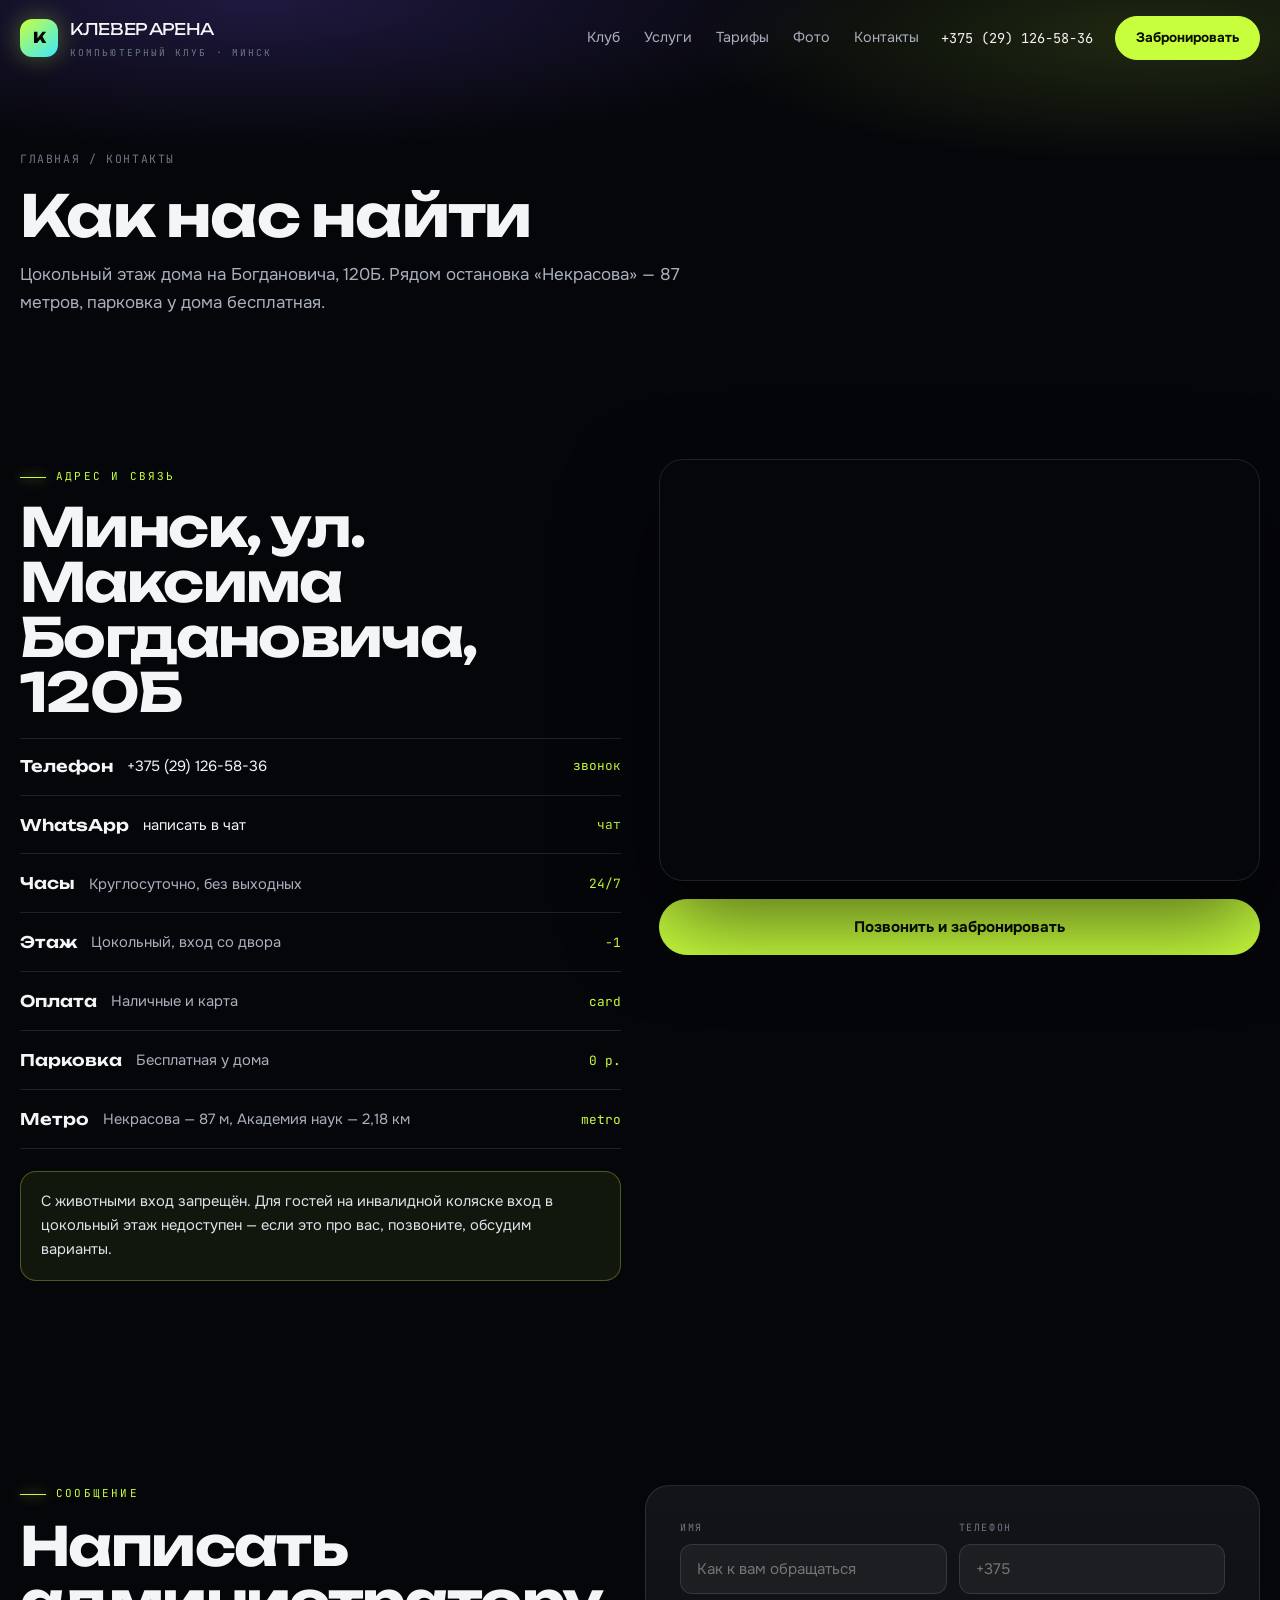
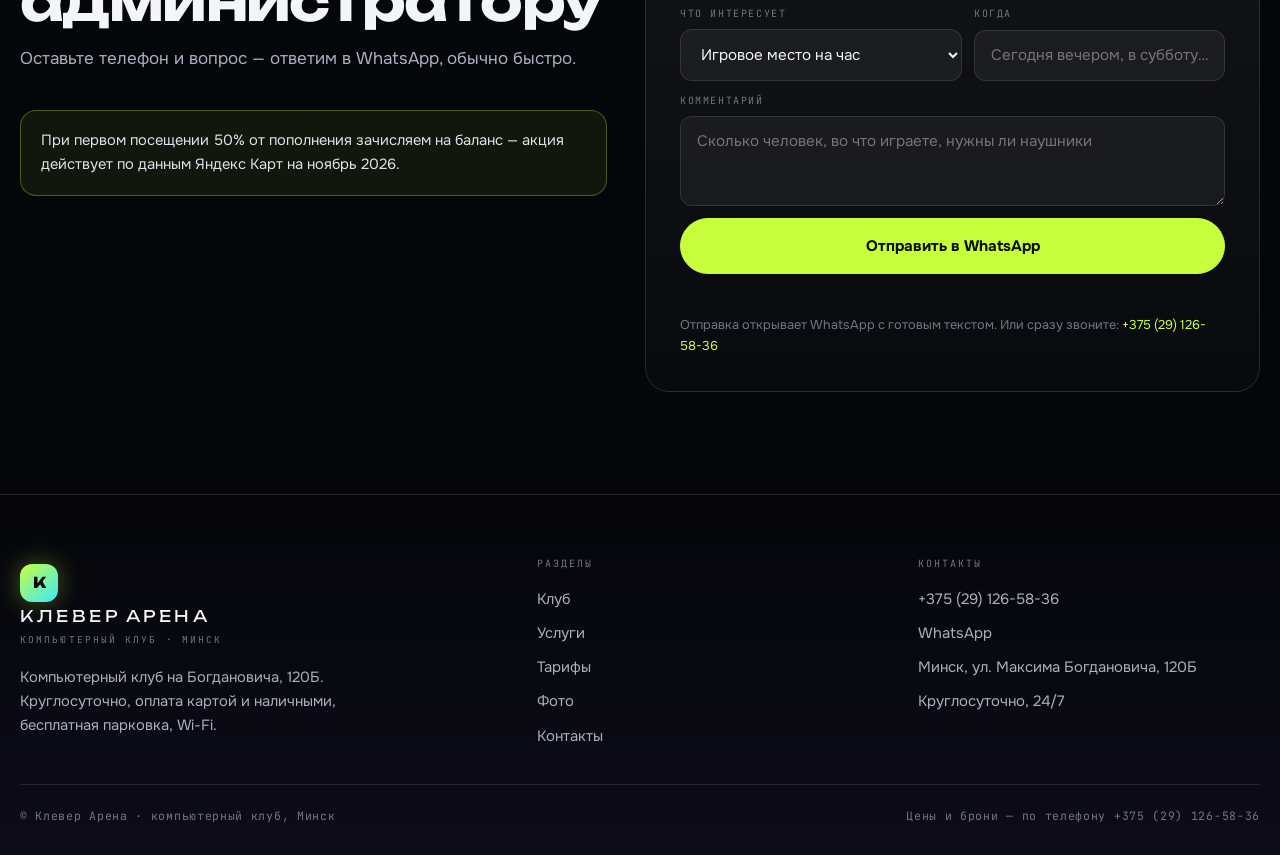
<file: kontakty.html>
<!DOCTYPE html>
<html lang="ru">
<head>
<meta charset="utf-8">
<meta name="viewport" content="width=device-width, initial-scale=1">
<title>Контакты — Клевер Арена, Богдановича 120Б, Минск</title>
<meta name="description" content="Компьютерный клуб «Клевер Арена»: Минск, ул. Максима Богдановича, 120Б, цокольный этаж. Круглосуточно. Тел. +375 (29) 126-58-36.">
<meta property="og:title" content="Контакты — Клевер Арена, Богдановича 120Б, Минск">
<meta property="og:description" content="Компьютерный клуб «Клевер Арена»: Минск, ул. Максима Богдановича, 120Б, цокольный этаж. Круглосуточно. Тел. +375 (29) 126-58-36.">
<meta property="og:type" content="website">
<meta name="theme-color" content="#05060A">
<link rel="icon" href="assets/img/favicon.svg" type="image/svg+xml">
<link rel="preconnect" href="https://fonts.googleapis.com">
<link rel="preconnect" href="https://fonts.gstatic.com" crossorigin>
<link href="https://fonts.googleapis.com/css2?family=Unbounded:wght@500;700;800&family=Onest:wght@400;500;600;700&family=JetBrains+Mono:wght@400;500&display=swap" rel="stylesheet">
<link rel="stylesheet" href="assets/css/site.css">
</head>
<body><header class="hdr"><div class="wrap hdr__in">
<a class="logo" href="index.html"><i>К</i><span style="font-size:1rem;color:var(--ink);font-family:var(--f-d);letter-spacing:-.02em">Клевер Арена<span>компьютерный клуб · Минск</span></span></a>
<nav class="nav"><a href="index.html">Клуб</a><a href="uslugi.html">Услуги</a><a href="ceny.html">Тарифы</a><a href="gallery.html">Фото</a><a href="kontakty.html" aria-current="page">Контакты</a></nav>
<a class="hdr__tel" href="tel:+375291265836">+375 (29) 126-58-36</a>
<a class="btn" href="tel:+375291265836" style="min-height:44px;padding:0 20px;font-size:.85rem">Забронировать</a>
<button class="burger" id="burger" aria-label="Меню" aria-expanded="false"><span></span><span></span><span></span></button>
</div></header>
<div class="drawer" id="drawer" data-open="false" aria-hidden="true">
<button class="drawer__close" id="drawerClose" aria-label="Закрыть">✕</button>
<a href="index.html">Клуб</a><a href="uslugi.html">Услуги</a><a href="ceny.html">Тарифы</a><a href="gallery.html">Фото</a><a href="kontakty.html">Контакты</a>
<a href="tel:+375291265836" style="border:0;color:var(--lime)">+375 (29) 126-58-36</a>
</div><section class="phead"><div class="phead__bg"></div><div class="wrap">
<div class="crumbs"><a href="index.html">Главная</a> / Контакты</div>
<h1>Как нас найти</h1>
<p>Цокольный этаж дома на Богдановича, 120Б. Рядом остановка «Некрасова» — 87 метров, парковка у дома бесплатная.</p>
</div></section>
<section class="sec"><div class="wrap two">
<div class="rv">
<div class="kick">Адрес и связь</div>
<h2 style="margin:14px 0 18px">Минск, ул. Максима Богдановича, 120Б</h2>
<div class="specs__list">
<div class="spec"><b>Телефон</b><span><a href="tel:+375291265836" style="color:var(--ink)">+375 (29) 126-58-36</a></span><i>звонок</i></div>
<div class="spec"><b>WhatsApp</b><span><a href="https://wa.me/375291265836" target="_blank" rel="noopener" style="color:var(--ink)">написать в чат</a></span><i>чат</i></div>
<div class="spec"><b>Часы</b><span>Круглосуточно, без выходных</span><i>24/7</i></div>
<div class="spec"><b>Этаж</b><span>Цокольный, вход со двора</span><i>−1</i></div>
<div class="spec"><b>Оплата</b><span>Наличные и карта</span><i>card</i></div>
<div class="spec"><b>Парковка</b><span>Бесплатная у дома</span><i>0 р.</i></div>
<div class="spec"><b>Метро</b><span>Некрасова — 87 м, Академия наук — 2,18 км</span><i>metro</i></div>
</div>
<div class="note" style="margin-top:22px">С животными вход запрещён. Для гостей на инвалидной коляске вход в цокольный этаж недоступен — если это про вас, позвоните, обсудим варианты.</div>
</div>
<div class="rv">
<div class="specs__media" style="margin-bottom:18px"><iframe src="https://www.google.com/maps?q=%D0%9C%D0%B8%D0%BD%D1%81%D0%BA,+%D1%83%D0%BB%D0%B8%D1%86%D0%B0+%D0%9C%D0%B0%D0%BA%D1%81%D0%B8%D0%BC%D0%B0+%D0%91%D0%BE%D0%B3%D0%B4%D0%B0%D0%BD%D0%BE%D0%B2%D0%B8%D1%87%D0%B0+120%D0%91&output=embed" width="100%" height="420" style="border:0;display:block;filter:invert(.9) hue-rotate(180deg) saturate(.75)" loading="lazy" title="Клевер Арена на карте" referrerpolicy="no-referrer-when-downgrade"></iframe></div>
<a class="btn" href="tel:+375291265836" style="width:100%">Позвонить и забронировать</a>
</div>
</div></section>
<section class="sec" id="zayavka"><div class="wrap">
<div class="two">
<div class="shead rv" style="margin:0">
<div class="kick">Сообщение</div><h2>Написать администратору</h2><p>Оставьте телефон и вопрос — ответим в WhatsApp, обычно быстро.</p>
<div class="note" style="margin-top:22px">При первом посещении 50% от пополнения зачисляем на баланс — акция действует по данным Яндекс Карт на ноябрь 2026.</div>
</div>
<form class="form rv" data-form="">
<div class="form__row form__row--2">
<div class="fld"><label for="f-name">Имя</label><input id="f-name" type="text" placeholder="Как к вам обращаться"></div>
<div class="fld"><label for="f-phone">Телефон</label><input id="f-phone" type="tel" placeholder="+375" required></div>
</div>
<div class="form__row form__row--2">
<div class="fld"><label for="f-what">Что интересует</label>
<select id="f-what">
<option>Игровое место на час</option>
<option>Ночной пакет</option>
<option>Аренда аккаунта</option>
<option>Мероприятие / день рождения</option>
<option>Киберспортивная тренировка</option>
</select></div>
<div class="fld"><label for="f-when">Когда</label><input id="f-when" type="text" placeholder="Сегодня вечером, в субботу…"></div>
</div>
<div class="form__row"><div class="fld"><label for="f-message">Комментарий</label><textarea id="f-message" rows="3" placeholder="Сколько человек, во что играете, нужны ли наушники"></textarea></div></div>
<button class="btn" type="submit" style="width:100%">Отправить в WhatsApp</button>
<div class="formout" role="status"></div>
<p class="form__note">Отправка открывает WhatsApp с готовым текстом. Или сразу звоните: <a href="tel:+375291265836" style="color:var(--lime)">+375 (29) 126-58-36</a></p>
</form>
</div>
</div></section><footer class="foot"><div class="wrap">
<div class="foot__grid">
<div>
<a class="logo" href="index.html" style="margin-bottom:14px"><i>К</i><span style="font-size:1rem;color:var(--ink);font-family:var(--f-d)">Клевер Арена<span>компьютерный клуб · Минск</span></span></a>
<p style="color:var(--body);font-size:.92rem;max-width:34ch">Компьютерный клуб на Богдановича, 120Б. Круглосуточно, оплата картой и наличными, бесплатная парковка, Wi-Fi.</p>
</div>
<div><h4>Разделы</h4><a href="index.html">Клуб</a><a href="uslugi.html">Услуги</a><a href="ceny.html">Тарифы</a><a href="gallery.html">Фото</a><a href="kontakty.html">Контакты</a></div>
<div><h4>Контакты</h4>
<a href="tel:+375291265836">+375 (29) 126-58-36</a>
<a href="https://wa.me/375291265836" target="_blank" rel="noopener">WhatsApp</a>
<span style="display:block;color:var(--body);font-size:.93rem;padding:5px 0">Минск, ул. Максима Богдановича, 120Б</span>
<span style="display:block;color:var(--body);font-size:.93rem;padding:5px 0">Круглосуточно, 24/7</span>
</div>
</div>
<div class="foot__bot"><span>© Клевер Арена · компьютерный клуб, Минск</span><span>Цены и брони — по телефону +375 (29) 126-58-36</span></div>
</div></footer>
<div class="fbar">
<a class="btn" href="tel:+375291265836">Позвонить</a>
<a class="btn btn--ghost" href="https://wa.me/375291265836" target="_blank" rel="noopener">WhatsApp</a>
</div>
<script src="assets/js/main.js" defer></script>
</body>
</html>
</file>
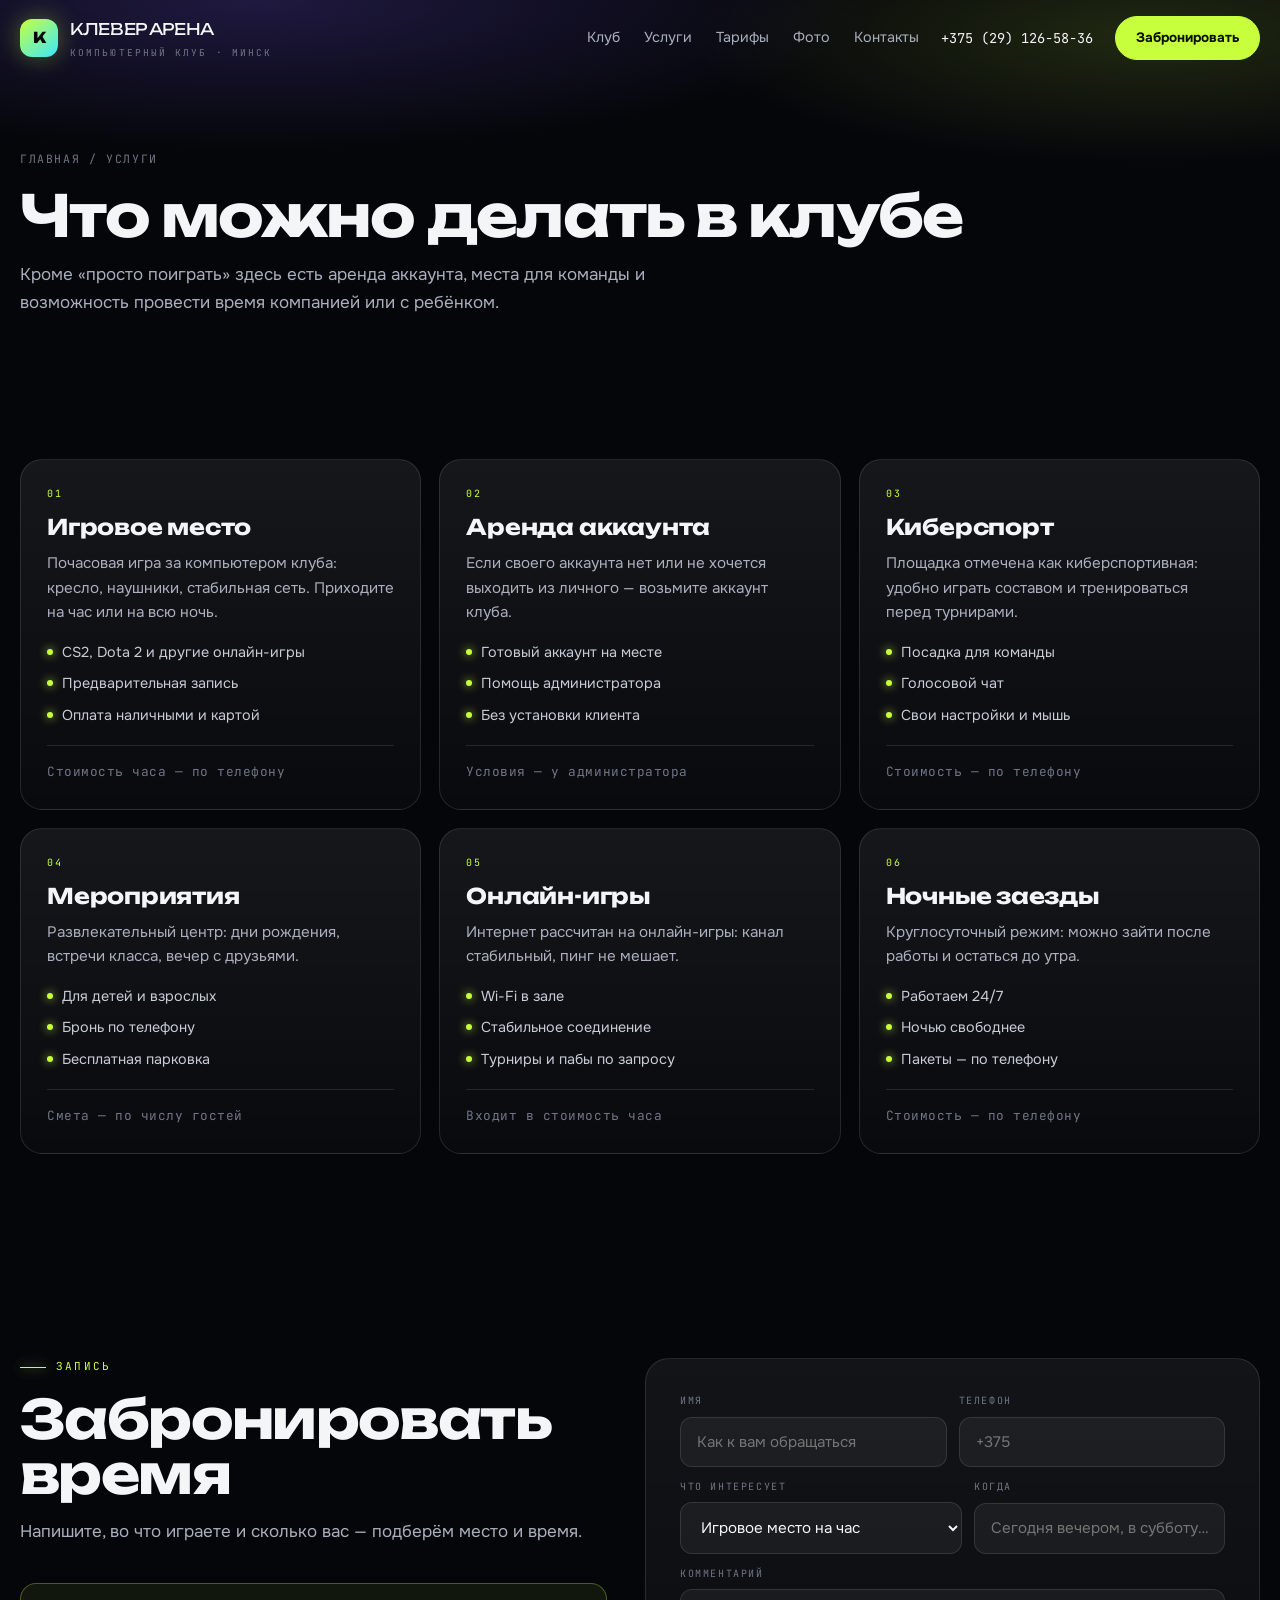
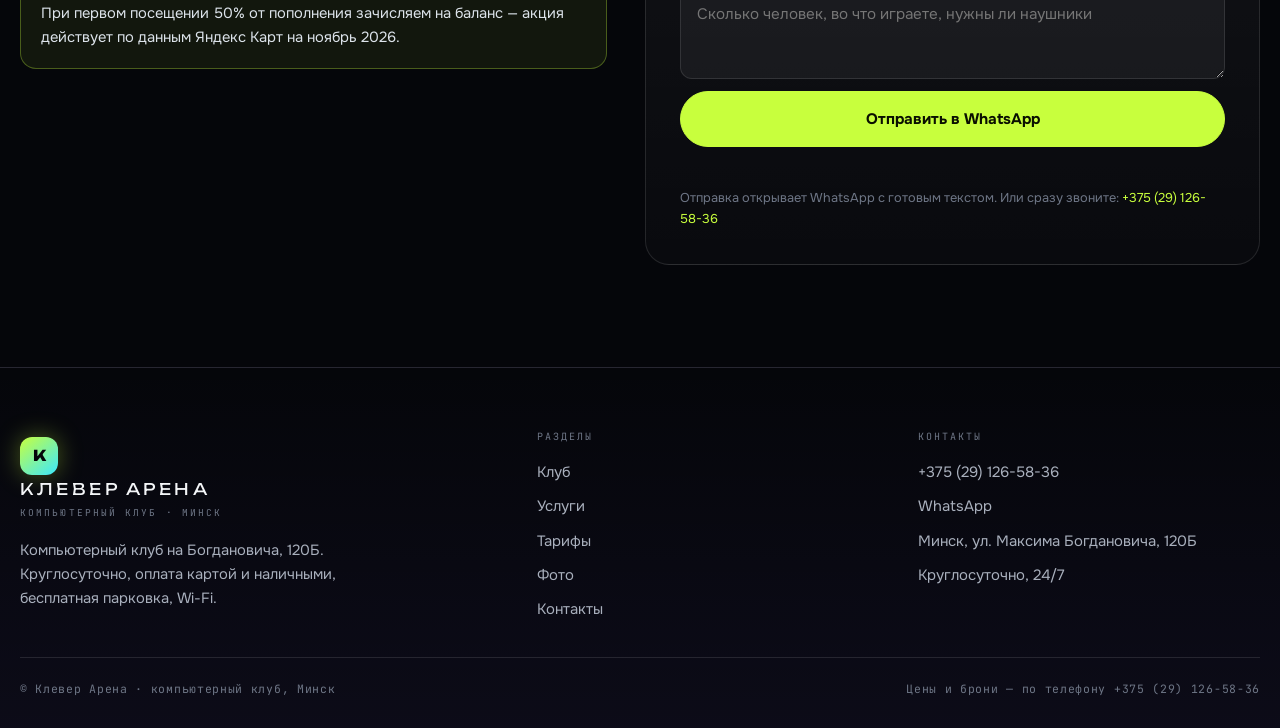
<file: uslugi.html>
<!DOCTYPE html>
<html lang="ru">
<head>
<meta charset="utf-8">
<meta name="viewport" content="width=device-width, initial-scale=1">
<title>Услуги — Клевер Арена, компьютерный клуб в Минске</title>
<meta name="description" content="Игровые места, аренда аккаунта, онлайн-игры, киберспортивные тренировки и мероприятия в компьютерном клубе «Клевер Арена», Минск.">
<meta property="og:title" content="Услуги — Клевер Арена, компьютерный клуб в Минске">
<meta property="og:description" content="Игровые места, аренда аккаунта, онлайн-игры, киберспортивные тренировки и мероприятия в компьютерном клубе «Клевер Арена», Минск.">
<meta property="og:type" content="website">
<meta name="theme-color" content="#05060A">
<link rel="icon" href="assets/img/favicon.svg" type="image/svg+xml">
<link rel="preconnect" href="https://fonts.googleapis.com">
<link rel="preconnect" href="https://fonts.gstatic.com" crossorigin>
<link href="https://fonts.googleapis.com/css2?family=Unbounded:wght@500;700;800&family=Onest:wght@400;500;600;700&family=JetBrains+Mono:wght@400;500&display=swap" rel="stylesheet">
<link rel="stylesheet" href="assets/css/site.css">
</head>
<body><header class="hdr"><div class="wrap hdr__in">
<a class="logo" href="index.html"><i>К</i><span style="font-size:1rem;color:var(--ink);font-family:var(--f-d);letter-spacing:-.02em">Клевер Арена<span>компьютерный клуб · Минск</span></span></a>
<nav class="nav"><a href="index.html">Клуб</a><a href="uslugi.html" aria-current="page">Услуги</a><a href="ceny.html">Тарифы</a><a href="gallery.html">Фото</a><a href="kontakty.html">Контакты</a></nav>
<a class="hdr__tel" href="tel:+375291265836">+375 (29) 126-58-36</a>
<a class="btn" href="tel:+375291265836" style="min-height:44px;padding:0 20px;font-size:.85rem">Забронировать</a>
<button class="burger" id="burger" aria-label="Меню" aria-expanded="false"><span></span><span></span><span></span></button>
</div></header>
<div class="drawer" id="drawer" data-open="false" aria-hidden="true">
<button class="drawer__close" id="drawerClose" aria-label="Закрыть">✕</button>
<a href="index.html">Клуб</a><a href="uslugi.html">Услуги</a><a href="ceny.html">Тарифы</a><a href="gallery.html">Фото</a><a href="kontakty.html">Контакты</a>
<a href="tel:+375291265836" style="border:0;color:var(--lime)">+375 (29) 126-58-36</a>
</div><section class="phead"><div class="phead__bg"></div><div class="wrap">
<div class="crumbs"><a href="index.html">Главная</a> / Услуги</div>
<h1>Что можно делать в клубе</h1>
<p>Кроме «просто поиграть» здесь есть аренда аккаунта, места для команды и возможность провести время компанией или с ребёнком.</p>
</div></section>
<section class="sec"><div class="wrap">
<div class="zones">
<article class="zone rv" data-tilt>
<div class="zone__n">01</div>
<h3>Игровое место</h3>
<p>Почасовая игра за компьютером клуба: кресло, наушники, стабильная сеть. Приходите на час или на всю ночь.</p>
<ul><li>CS2, Dota 2 и другие онлайн-игры</li><li>Предварительная запись</li><li>Оплата наличными и картой</li></ul>
<div class="zone__price">Стоимость часа — по телефону</div>
</article><article class="zone rv" data-tilt>
<div class="zone__n">02</div>
<h3>Аренда аккаунта</h3>
<p>Если своего аккаунта нет или не хочется выходить из личного — возьмите аккаунт клуба.</p>
<ul><li>Готовый аккаунт на месте</li><li>Помощь администратора</li><li>Без установки клиента</li></ul>
<div class="zone__price">Условия — у администратора</div>
</article><article class="zone rv" data-tilt>
<div class="zone__n">03</div>
<h3>Киберспорт</h3>
<p>Площадка отмечена как киберспортивная: удобно играть составом и тренироваться перед турнирами.</p>
<ul><li>Посадка для команды</li><li>Голосовой чат</li><li>Свои настройки и мышь</li></ul>
<div class="zone__price">Стоимость — по телефону</div>
</article><article class="zone rv" data-tilt>
<div class="zone__n">04</div>
<h3>Мероприятия</h3>
<p>Развлекательный центр: дни рождения, встречи класса, вечер с друзьями.</p>
<ul><li>Для детей и взрослых</li><li>Бронь по телефону</li><li>Бесплатная парковка</li></ul>
<div class="zone__price">Смета — по числу гостей</div>
</article><article class="zone rv" data-tilt>
<div class="zone__n">05</div>
<h3>Онлайн-игры</h3>
<p>Интернет рассчитан на онлайн-игры: канал стабильный, пинг не мешает.</p>
<ul><li>Wi-Fi в зале</li><li>Стабильное соединение</li><li>Турниры и пабы по запросу</li></ul>
<div class="zone__price">Входит в стоимость часа</div>
</article><article class="zone rv" data-tilt>
<div class="zone__n">06</div>
<h3>Ночные заезды</h3>
<p>Круглосуточный режим: можно зайти после работы и остаться до утра.</p>
<ul><li>Работаем 24/7</li><li>Ночью свободнее</li><li>Пакеты — по телефону</li></ul>
<div class="zone__price">Стоимость — по телефону</div>
</article>
</div>
</div></section>
<section class="sec" id="zayavka"><div class="wrap">
<div class="two">
<div class="shead rv" style="margin:0">
<div class="kick">Запись</div><h2>Забронировать время</h2><p>Напишите, во что играете и сколько вас — подберём место и время.</p>
<div class="note" style="margin-top:22px">При первом посещении 50% от пополнения зачисляем на баланс — акция действует по данным Яндекс Карт на ноябрь 2026.</div>
</div>
<form class="form rv" data-form="">
<div class="form__row form__row--2">
<div class="fld"><label for="f-name">Имя</label><input id="f-name" type="text" placeholder="Как к вам обращаться"></div>
<div class="fld"><label for="f-phone">Телефон</label><input id="f-phone" type="tel" placeholder="+375" required></div>
</div>
<div class="form__row form__row--2">
<div class="fld"><label for="f-what">Что интересует</label>
<select id="f-what">
<option>Игровое место на час</option>
<option>Ночной пакет</option>
<option>Аренда аккаунта</option>
<option>Мероприятие / день рождения</option>
<option>Киберспортивная тренировка</option>
</select></div>
<div class="fld"><label for="f-when">Когда</label><input id="f-when" type="text" placeholder="Сегодня вечером, в субботу…"></div>
</div>
<div class="form__row"><div class="fld"><label for="f-message">Комментарий</label><textarea id="f-message" rows="3" placeholder="Сколько человек, во что играете, нужны ли наушники"></textarea></div></div>
<button class="btn" type="submit" style="width:100%">Отправить в WhatsApp</button>
<div class="formout" role="status"></div>
<p class="form__note">Отправка открывает WhatsApp с готовым текстом. Или сразу звоните: <a href="tel:+375291265836" style="color:var(--lime)">+375 (29) 126-58-36</a></p>
</form>
</div>
</div></section><footer class="foot"><div class="wrap">
<div class="foot__grid">
<div>
<a class="logo" href="index.html" style="margin-bottom:14px"><i>К</i><span style="font-size:1rem;color:var(--ink);font-family:var(--f-d)">Клевер Арена<span>компьютерный клуб · Минск</span></span></a>
<p style="color:var(--body);font-size:.92rem;max-width:34ch">Компьютерный клуб на Богдановича, 120Б. Круглосуточно, оплата картой и наличными, бесплатная парковка, Wi-Fi.</p>
</div>
<div><h4>Разделы</h4><a href="index.html">Клуб</a><a href="uslugi.html">Услуги</a><a href="ceny.html">Тарифы</a><a href="gallery.html">Фото</a><a href="kontakty.html">Контакты</a></div>
<div><h4>Контакты</h4>
<a href="tel:+375291265836">+375 (29) 126-58-36</a>
<a href="https://wa.me/375291265836" target="_blank" rel="noopener">WhatsApp</a>
<span style="display:block;color:var(--body);font-size:.93rem;padding:5px 0">Минск, ул. Максима Богдановича, 120Б</span>
<span style="display:block;color:var(--body);font-size:.93rem;padding:5px 0">Круглосуточно, 24/7</span>
</div>
</div>
<div class="foot__bot"><span>© Клевер Арена · компьютерный клуб, Минск</span><span>Цены и брони — по телефону +375 (29) 126-58-36</span></div>
</div></footer>
<div class="fbar">
<a class="btn" href="tel:+375291265836">Позвонить</a>
<a class="btn btn--ghost" href="https://wa.me/375291265836" target="_blank" rel="noopener">WhatsApp</a>
</div>
<script src="assets/js/main.js" defer></script>
</body>
</html>
</file>
<file: assets/css/site.css>
:root{--bg:#05060A;--bg2:#0A0C12;--panel:rgba(255,255,255,.045);--line:rgba(255,255,255,.11);
--ink:#F3F5F7;--body:#A9B0BD;--mut:#6E7686;--lime:#C8FF3D;--vio:#7C5CFF;--cyan:#3BE8FF;
--f-d:"Unbounded",system-ui,sans-serif;--f-t:"Onest",system-ui,sans-serif;--f-m:"JetBrains Mono",monospace;
--r:18px}
*,*::before,*::after{box-sizing:border-box}
html{scroll-behavior:smooth;-webkit-text-size-adjust:100%}
body{margin:0;background:var(--bg);color:var(--ink);font-family:var(--f-t);font-size:17px;line-height:1.62;overflow-x:hidden;
-webkit-font-smoothing:antialiased}
img,video{display:block;max-width:100%}
a{color:inherit;text-decoration:none}
button{font:inherit;cursor:pointer}
h1,h2,h3,h4{margin:0;font-family:var(--f-d);font-weight:700;line-height:1.02;letter-spacing:-.03em}
h1{font-size:clamp(2.2rem,6.4vw,5.2rem)}
h2{font-size:clamp(1.7rem,4.2vw,3.4rem)}
h3{font-size:clamp(1.05rem,1.6vw,1.32rem);letter-spacing:-.01em;line-height:1.25}
p{margin:0}
.wrap{width:min(1280px,100% - 40px);margin-inline:auto}
.mono,.kick{font-family:var(--f-m);font-size:11px;letter-spacing:.2em;text-transform:uppercase;color:var(--mut)}
.kick{display:inline-flex;align-items:center;gap:10px;color:var(--lime)}
.kick::before{content:"";width:26px;height:1px;background:var(--lime);box-shadow:0 0 12px var(--lime)}
.grad{background:linear-gradient(96deg,var(--lime),var(--cyan) 46%,var(--vio));-webkit-background-clip:text;background-clip:text;color:transparent}
.btn{display:inline-flex;align-items:center;justify-content:center;gap:10px;min-height:56px;padding:0 28px;border-radius:999px;
font-weight:700;font-size:.95rem;background:var(--lime);color:#0A1000;border:1px solid var(--lime);
transition:transform .25s cubic-bezier(.2,.8,.2,1),box-shadow .25s}
.btn:hover{transform:translateY(-2px);box-shadow:0 14px 40px rgba(200,255,61,.28)}
.btn--ghost{background:rgba(255,255,255,.04);color:var(--ink);border-color:var(--line);backdrop-filter:blur(10px)}
.btn--ghost:hover{border-color:rgba(255,255,255,.34);box-shadow:none}
.hdr{position:fixed;inset:0 0 auto;z-index:60;transition:background .3s,border-color .3s,backdrop-filter .3s;border-bottom:1px solid transparent}
.hdr.is-stuck{background:rgba(5,6,10,.78);backdrop-filter:blur(18px) saturate(140%);border-bottom-color:var(--line)}
.hdr__in{display:flex;align-items:center;gap:22px;min-height:76px}
.logo{display:flex;align-items:center;gap:12px;font-family:var(--f-d);font-weight:700;letter-spacing:-.02em;font-size:1rem}
.logo i{width:38px;height:38px;border-radius:12px;background:linear-gradient(140deg,var(--lime),var(--cyan));display:grid;place-items:center;
color:#05060A;font-style:normal;font-weight:800;font-size:15px;box-shadow:0 0 24px rgba(200,255,61,.35)}
.logo span{display:block;font-family:var(--f-m);font-size:9.5px;letter-spacing:.22em;color:var(--mut);font-weight:400;text-transform:uppercase;margin-top:2px}
.nav{display:flex;gap:24px;margin-left:auto;font-size:.9rem;color:var(--body)}
.nav a{position:relative;padding:6px 0;transition:color .2s}
.nav a::after{content:"";position:absolute;left:0;right:100%;bottom:0;height:1px;background:var(--lime);transition:right .28s}
.nav a:hover{color:var(--ink)}.nav a:hover::after{right:0}
.hdr__tel{font-family:var(--f-m);font-size:.85rem;color:var(--ink);white-space:nowrap}
.burger{display:none;width:44px;height:44px;border:1px solid var(--line);border-radius:12px;background:rgba(255,255,255,.04);position:relative}
.burger span{position:absolute;left:12px;right:12px;height:1.5px;background:var(--ink);transition:.25s}
.burger span:nth-child(1){top:16px}.burger span:nth-child(2){top:21.5px}.burger span:nth-child(3){top:27px}
.hero{position:relative;min-height:100svh;display:grid;align-items:end;padding:120px 0 60px;overflow:clip;isolation:isolate}
.hero__media{position:absolute;inset:0;z-index:-2;overflow:hidden}
.hero__media video,.hero__media img{width:100%;height:100%;object-fit:cover;filter:saturate(115%) contrast(108%)}
.hero__media::after{content:"";position:absolute;inset:0;background:
radial-gradient(120% 90% at 15% 20%,rgba(5,6,10,.35),rgba(5,6,10,.9) 62%,#05060A 96%),
linear-gradient(180deg,rgba(5,6,10,.85),transparent 34%,rgba(5,6,10,.96))}
.hero__grid{position:absolute;inset:0;z-index:-1;pointer-events:none;opacity:.5;
background-image:linear-gradient(rgba(255,255,255,.05) 1px,transparent 1px),linear-gradient(90deg,rgba(255,255,255,.05) 1px,transparent 1px);
background-size:78px 78px;-webkit-mask-image:radial-gradient(70% 60% at 50% 40%,#000 30%,transparent 78%);
mask-image:radial-gradient(70% 60% at 50% 40%,#000 30%,transparent 78%)}
.hero__in{display:grid;gap:clamp(22px,3vw,38px)}
.hero h1{max-width:19ch}
.hero__lead{max-width:50ch;color:#C9D0DA;font-size:clamp(1rem,1.4vw,1.15rem)}
.hero__cta{display:flex;gap:14px;flex-wrap:wrap;align-items:center}
.hero__facts{display:grid;grid-template-columns:repeat(4,minmax(0,1fr));gap:14px;margin-top:10px}
.fact{border:1px solid var(--line);border-radius:var(--r);padding:16px 18px;background:linear-gradient(180deg,rgba(255,255,255,.07),rgba(255,255,255,.02));
backdrop-filter:blur(14px)}
.fact b{display:block;font-family:var(--f-d);font-size:clamp(1.15rem,2vw,1.6rem);letter-spacing:-.02em}
.fact span{font-family:var(--f-m);font-size:10px;letter-spacing:.16em;text-transform:uppercase;color:var(--mut)}
.scrollhint{position:absolute;right:clamp(16px,4vw,44px);bottom:26px;display:flex;align-items:center;gap:10px;
font-family:var(--f-m);font-size:10px;letter-spacing:.22em;text-transform:uppercase;color:var(--mut);writing-mode:vertical-rl}
.scrollhint::after{content:"";width:1px;height:54px;background:linear-gradient(var(--lime),transparent);animation:drop 2.2s infinite}
@keyframes drop{0%{transform:scaleY(.2);transform-origin:top}50%{transform:scaleY(1)}100%{transform:scaleY(.2);transform-origin:bottom}}
.sec{position:relative;padding:clamp(64px,8vw,124px) 0}
.sec--panel{background:linear-gradient(180deg,var(--bg),var(--bg2) 40%,var(--bg))}
.shead{display:grid;gap:16px;max-width:74ch;margin-bottom:clamp(26px,3.4vw,48px)}
.shead p{color:var(--body);max-width:62ch}
.scrolly{position:relative;height:260vh}
.scrolly__sticky{position:sticky;top:0;height:100svh;display:grid;place-items:center;overflow:hidden}
.scrolly__video{position:absolute;inset:0;width:100%;height:100%;object-fit:cover;filter:saturate(112%) contrast(106%)}
.scrolly__veil{position:absolute;inset:0;background:radial-gradient(70% 70% at 50% 50%,transparent,rgba(5,6,10,.86)),linear-gradient(180deg,rgba(5,6,10,.7),transparent 40%,rgba(5,6,10,.92))}
.scrolly__copy{position:relative;z-index:2;text-align:center;padding:0 20px;max-width:70ch}
.scrolly__copy h2{font-size:clamp(1.6rem,4.6vw,3.6rem)}
.scrolly__copy p{color:#C4CBD6;margin-top:14px}
.scrolly__bar{position:absolute;left:50%;bottom:34px;transform:translateX(-50%);width:min(320px,60vw);height:2px;background:rgba(255,255,255,.16);z-index:2}
.scrolly__bar i{display:block;height:100%;width:0;background:linear-gradient(90deg,var(--lime),var(--cyan));box-shadow:0 0 16px rgba(200,255,61,.6)}
.zones{display:grid;grid-template-columns:repeat(3,minmax(0,1fr));gap:18px;perspective:1400px}
.zone{position:relative;border:1px solid var(--line);border-radius:22px;padding:26px;background:
linear-gradient(180deg,rgba(255,255,255,.07),rgba(255,255,255,.02));overflow:hidden;
transform-style:preserve-3d;transition:transform .35s cubic-bezier(.2,.8,.2,1),border-color .35s,box-shadow .35s}
.zone::before{content:"";position:absolute;inset:-1px;border-radius:22px;padding:1px;background:linear-gradient(140deg,var(--lime),transparent 40%,transparent 60%,var(--vio));
-webkit-mask:linear-gradient(#000 0 0) content-box,linear-gradient(#000 0 0);-webkit-mask-composite:xor;mask-composite:exclude;opacity:0;transition:opacity .35s}
.zone:hover{transform:translateY(-6px) rotateX(3deg) rotateY(-3deg);box-shadow:0 30px 70px rgba(0,0,0,.55)}
.zone:hover::before{opacity:1}
.zone__n{font-family:var(--f-m);font-size:10px;letter-spacing:.2em;color:var(--lime);text-transform:uppercase}
.zone h3{margin:12px 0 10px;font-size:1.35rem}
.zone p{color:var(--body);font-size:.95rem}
.zone ul{list-style:none;padding:0;margin:16px 0 0;display:grid;gap:8px;font-size:.9rem;color:#C6CDD7}
.zone ul li{display:flex;gap:9px;align-items:flex-start}
.zone ul li::before{content:"";width:6px;height:6px;margin-top:8px;border-radius:50%;background:var(--lime);flex:none;box-shadow:0 0 10px var(--lime)}
.zone__price{margin-top:18px;padding-top:16px;border-top:1px solid var(--line);font-family:var(--f-m);font-size:.8rem;color:var(--mut);letter-spacing:.04em}
.specs{display:grid;grid-template-columns:1.1fr .9fr;gap:clamp(20px,3vw,44px);align-items:center}
.specs__list{display:grid;gap:2px;border-top:1px solid var(--line)}
.spec{display:grid;grid-template-columns:auto 1fr auto;gap:14px;align-items:center;padding:15px 0;border-bottom:1px solid var(--line)}
.spec b{font-family:var(--f-d);font-size:1rem;font-weight:600}
.spec span{color:var(--body);font-size:.92rem}
.spec i{font-family:var(--f-m);font-size:.8rem;color:var(--lime);font-style:normal}
.specs__media{position:relative;border-radius:24px;overflow:hidden;border:1px solid var(--line);box-shadow:0 40px 90px rgba(0,0,0,.6)}
.specs__media img{width:100%;height:100%;object-fit:cover;aspect-ratio:4/3}
.gal{display:grid;grid-template-columns:repeat(3,minmax(0,1fr));gap:14px}
.gal a{position:relative;display:block;border-radius:18px;overflow:hidden;border:1px solid var(--line)}
.gal img{width:100%;aspect-ratio:4/3;object-fit:cover;transition:transform .6s cubic-bezier(.2,.8,.2,1),filter .4s;filter:saturate(106%)}
.gal a:hover img{transform:scale(1.06);filter:saturate(120%) brightness(1.06)}
.gal a::after{content:"";position:absolute;inset:0;background:linear-gradient(180deg,transparent 55%,rgba(5,6,10,.65));opacity:0;transition:opacity .3s}
.gal a:hover::after{opacity:1}
.ptable{width:100%;border-collapse:collapse;font-size:.95rem;border:1px solid var(--line);border-radius:16px;overflow:hidden}
.ptable th{background:rgba(200,255,61,.1);color:var(--lime);font-family:var(--f-m);font-size:10.5px;letter-spacing:.16em;text-transform:uppercase;
text-align:left;padding:14px 18px;border-bottom:1px solid var(--line)}
.ptable th:nth-child(2),.ptable th:nth-child(3){text-align:center;white-space:nowrap}
.ptable td{padding:14px 18px;border-bottom:1px solid rgba(255,255,255,.07);color:#D3D9E1}
.ptable td:nth-child(2),.ptable td:nth-child(3){text-align:center;white-space:nowrap;font-family:var(--f-m);font-size:.85rem;color:var(--body)}
.ptable td:last-child{color:var(--ink);font-weight:600}
.ptable tr.grp td{background:rgba(255,255,255,.05);font-family:var(--f-d);font-weight:600;color:var(--ink);font-size:.95rem}
.ptable tbody tr:hover td{background:rgba(200,255,61,.045)}
.ptable tr.grp:hover td{background:rgba(255,255,255,.07)}
.tblwrap{overflow-x:auto;border-radius:16px}
.quotes{display:grid;grid-template-columns:repeat(3,minmax(0,1fr));gap:16px}
.quote{border:1px solid var(--line);border-radius:18px;padding:24px;background:linear-gradient(180deg,rgba(255,255,255,.06),rgba(255,255,255,.015))}
.quote p{color:#D5DBE3;font-size:.97rem}
.quote footer{margin-top:16px;display:flex;align-items:center;gap:10px;font-family:var(--f-m);font-size:.75rem;color:var(--mut);letter-spacing:.06em}
.quote footer b{color:var(--ink);font-family:var(--f-t);font-size:.9rem;letter-spacing:0;font-weight:600}
.stars{color:var(--lime);letter-spacing:2px;font-size:.8rem}
.faq{display:grid;gap:2px;border-top:1px solid var(--line)}
.faq__i{border-bottom:1px solid var(--line)}
.faq__q{width:100%;display:flex;justify-content:space-between;gap:18px;align-items:center;background:none;border:0;color:var(--ink);
text-align:left;padding:20px 0;font-size:1rem;font-weight:600}
.faq__q::after{content:"+";font-family:var(--f-m);color:var(--lime);font-size:1.3rem;transition:transform .25s}
.faq__i[data-open="true"] .faq__q::after{transform:rotate(45deg)}
.faq__a{max-height:0;overflow:hidden;transition:max-height .35s ease;color:var(--body);font-size:.95rem}
.faq__i[data-open="true"] .faq__a{max-height:340px;padding-bottom:20px}
.form{border:1px solid var(--line);border-radius:24px;padding:clamp(20px,3vw,34px);background:linear-gradient(180deg,rgba(255,255,255,.06),rgba(255,255,255,.02))}
.form__row{display:grid;gap:12px;margin-bottom:12px}
.form__row--2{grid-template-columns:1fr 1fr}
.fld{display:grid;gap:7px}
.fld label{font-family:var(--f-m);font-size:10px;letter-spacing:.16em;text-transform:uppercase;color:var(--mut)}
.fld input,.fld select,.fld textarea{background:rgba(255,255,255,.05);border:1px solid var(--line);border-radius:12px;color:var(--ink);
padding:14px 16px;font-family:var(--f-t);font-size:.95rem;transition:border-color .2s,box-shadow .2s}
.fld input:focus,.fld select:focus,.fld textarea:focus{outline:none;border-color:var(--lime);box-shadow:0 0 0 3px rgba(200,255,61,.16)}
.form__note{font-size:.8rem;color:var(--mut);margin-top:12px}
.formout{margin-top:12px;font-size:.9rem;color:var(--lime);min-height:1.2em}
.foot{border-top:1px solid var(--line);padding:clamp(40px,5vw,72px) 0 30px;background:linear-gradient(180deg,transparent,rgba(124,92,255,.06))}
.foot__grid{display:grid;grid-template-columns:1.4fr 1fr 1fr;gap:clamp(20px,3vw,44px);padding-bottom:30px}
.foot h4{font-family:var(--f-m);font-size:10px;letter-spacing:.2em;text-transform:uppercase;color:var(--mut);margin-bottom:14px;font-weight:400}
.foot a{display:block;color:var(--body);font-size:.93rem;padding:5px 0;transition:color .2s}
.foot a:hover{color:var(--lime)}
.foot__bot{display:flex;justify-content:space-between;gap:16px;flex-wrap:wrap;padding-top:22px;border-top:1px solid var(--line);
font-family:var(--f-m);font-size:.72rem;color:var(--mut);letter-spacing:.06em}
.fbar{position:fixed;left:12px;right:12px;bottom:12px;z-index:70;display:none;gap:10px;padding:10px;border-radius:18px;
background:rgba(10,12,18,.92);backdrop-filter:blur(16px);border:1px solid var(--line)}
.fbar .btn{flex:1;min-height:50px;padding:0 14px;font-size:.85rem}
.rv{opacity:0;transform:translateY(18px);transition:opacity .7s ease,transform .7s cubic-bezier(.2,.8,.2,1)}
.rv.in{opacity:1;transform:none}
@media (prefers-reduced-motion:reduce){.rv{opacity:1;transform:none}.hero__media video{display:none}}
.phead{padding:150px 0 40px;position:relative;overflow:clip}
.phead__bg{position:absolute;inset:0;z-index:-1;background:radial-gradient(80% 70% at 20% 0%,rgba(124,92,255,.22),transparent 60%),radial-gradient(60% 60% at 90% 10%,rgba(200,255,61,.14),transparent 60%)}
.crumbs{font-family:var(--f-m);font-size:.72rem;letter-spacing:.14em;text-transform:uppercase;color:var(--mut);margin-bottom:18px}
.crumbs a:hover{color:var(--lime)}
.phead h1{font-size:clamp(1.9rem,4.6vw,3.6rem);max-width:22ch}
.phead p{color:var(--body);max-width:62ch;margin-top:16px}
.two{display:grid;grid-template-columns:1fr 1fr;gap:clamp(20px,3vw,44px);align-items:start}
.list{list-style:none;padding:0;margin:0;display:grid;gap:12px}
.list li{display:flex;gap:12px;color:#CBD2DC;font-size:.97rem}
.list li::before{content:"";width:18px;height:18px;border-radius:50%;border:1px solid var(--lime);flex:none;margin-top:3px;
background:radial-gradient(circle at 50% 50%,rgba(200,255,61,.55),transparent 62%)}
.note{border:1px solid rgba(200,255,61,.3);background:rgba(200,255,61,.07);border-radius:16px;padding:18px 20px;font-size:.92rem;color:#DCE3EA}
@media(max-width:1000px){
 .nav{display:none}.hdr__tel{display:none}.burger{display:block;margin-left:auto}
 .hero__facts{grid-template-columns:repeat(2,1fr)}
 .zones,.quotes,.gal{grid-template-columns:1fr 1fr}
 .specs,.two{grid-template-columns:1fr}
 .foot__grid{grid-template-columns:1fr 1fr}
}
@media(max-width:640px){
 body{font-size:16px}
 .zones,.quotes,.gal,.foot__grid{grid-template-columns:1fr}
 .form__row--2{grid-template-columns:1fr}
 .fbar{display:flex}
 .foot{padding-bottom:100px}
 .scrolly{height:200vh}
}
.drawer{position:fixed;inset:0;z-index:90;background:rgba(5,6,10,.96);backdrop-filter:blur(20px);display:grid;align-content:center;
padding:32px;opacity:0;pointer-events:none;transition:opacity .3s}
.drawer[data-open="true"]{opacity:1;pointer-events:auto}
.drawer a{font-family:var(--f-d);font-size:1.5rem;padding:12px 0;border-bottom:1px solid var(--line)}
.drawer__close{position:absolute;top:22px;right:22px;width:44px;height:44px;border-radius:12px;border:1px solid var(--line);background:none;color:var(--ink);font-size:1.3rem}
</file>
